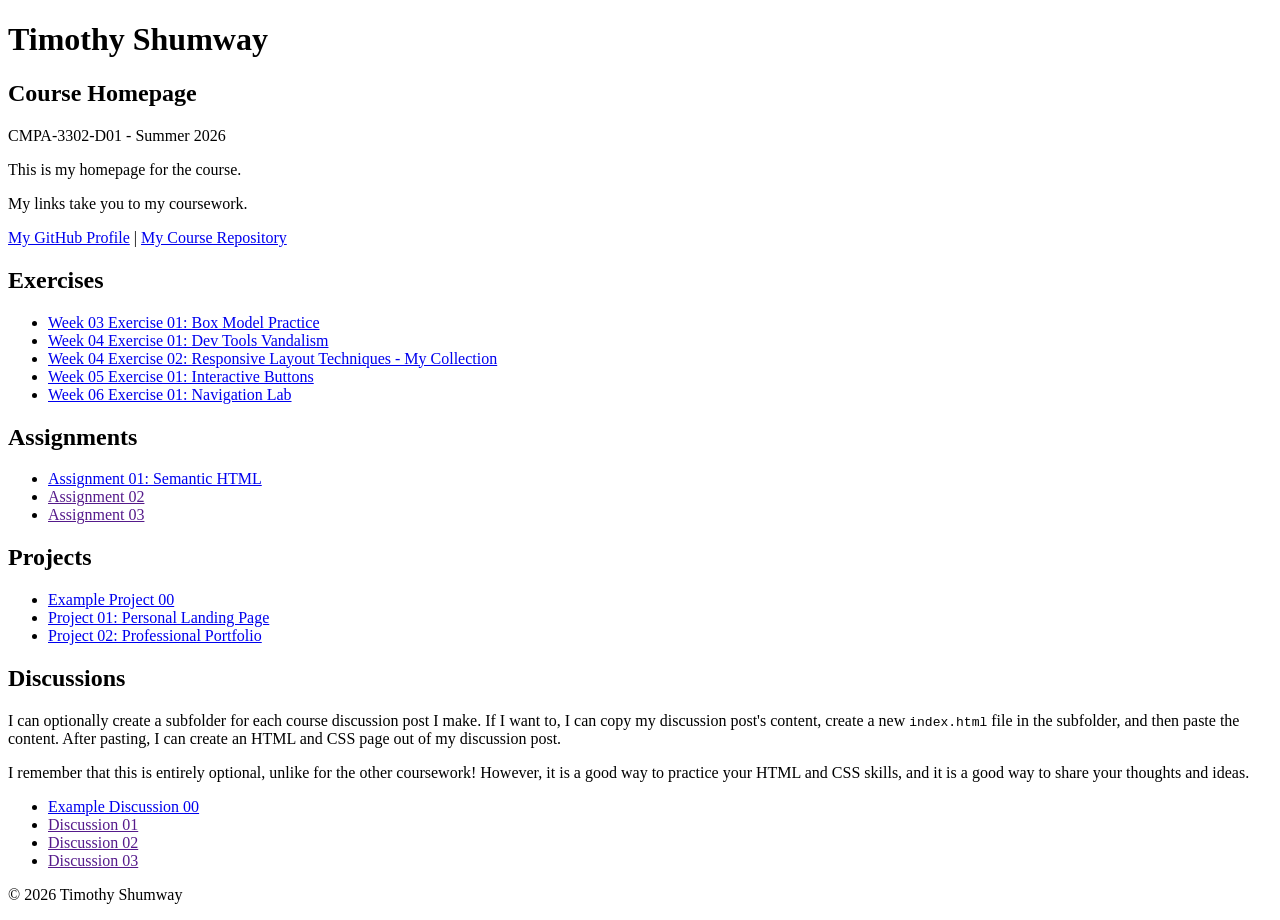
<file: index.html>
<!DOCTYPE html>

<!--

INSTRUCTIONS: HOW TO CHANGE THIS PAGE:

1. Change "Student Name" in the title above to your real name.

2. Change "Your Name" in the big heading below to your real name.

3. Change "your-username" to your real GitHub username in both links.

4. Change "your-repo-name" to the name of this repository.

5. Change "Course Name" to the name of your class.

6. Change "Semester Year" to match when you are taking this class.

7. Add links to your work:
    - Find the words that say "Exercise 01", "Assignment 01", etc.
    - Between the quote marks in href="", put the relative link to your work in the subfolder. You can simply link to the subfolder name. Take a look at the example folders and links to see how to do this.
    - For work not yet started/completed, you can leave the href="" blank until you are ready.
    - Change the words "Exercise 01" to match the name of the exercise. Do the same for assignments and projects. If you add your discussion posts, do the same for them.
    - Do this for each piece of work you finish.

8. You can add more links by copying a whole line like this:
    <li><a href="">New Work Name</a></li>
    Then paste it below the last one in that section.

9. Save your changes and push to GitHub when you are done. Remember you can use GitHub Desktop to help you with this.

Remember: During the course, if you want, you can style your homepage to introduce your own style and aesthetics. To start, keep this page simple and plain. This is just a template to get you started. Embrace the handcrafted approach to web design and development: change things to make them your own.

Remember: You must have a GitHub account, a new GitHub repository for this course, and this file (index.html) in that repository. 

Remember: You must create subfolders for each piece of coursework as the semester progresses.

-->

<html lang="en">

<head>
    <meta charset="UTF-8" />
    <meta name="viewport" content="width=device-width, initial-scale=1.0" />
    <title>Timothy Shumway - Course Homepage</title>
</head>

<body>
    <header>
        <h1>Timothy Shumway</h1>
        <h2>Course Homepage</h2>
        <p>CMPA-3302-D01 - Summer 2026</p>
        <p>This is my homepage for the course.</p>
        <p>My links take you to my coursework.</p>
        <nav>
            <a href="https://github.com/tshumwayTTU">My GitHub Profile</a>
            |
            <a href="https://github.com/tshumwayTTU/tshumwayTTU-course-portfolio">
                My Course Repository
            </a>
        </nav>
    </header>

    <main>
        <section>
            <h2>Exercises</h2>
            <ul>
                <li><a href="week-03-exercise-01/">Week 03 Exercise 01: Box Model Practice</a></li>
                <li><a href="week-04-exercise-01/">Week 04 Exercise 01: Dev Tools Vandalism</a></li>
                <li><a href="week-04-exercise-02/">Week 04 Exercise 02: Responsive Layout Techniques - My Collection</a></li>
                <li><a href="week-05-exercise-01/">Week 05 Exercise 01: Interactive Buttons</a></li>
                <li><a href="./week-06-exercise-01/">Week 06 Exercise 01: Navigation Lab</a></li>
            </ul>
        </section>

        <section>
            <h2>Assignments</h2>
            <ul>
                <li>
                    <a href="assignment-01/">
                        Assignment 01: Semantic HTML
                    </a>
                </li>
                <li><a href="">Assignment 02</a></li>
                <li><a href="">Assignment 03</a></li>
            </ul>
        </section>

        <section>
            <h2>Projects</h2>
            <ul>
                <li>
                    <a href="example-project-00/">Example Project 00</a>
                </li>
                <li><a href="project-01/">Project 01: Personal Landing Page</a></li>
                <li><a href="project-02/">Project 02: Professional Portfolio</a></li>
            </ul>
        </section>

        <section>
            <h2>Discussions</h2>
            <p>
                I can optionally create a subfolder for each course
                discussion post I make. If I want to, I can copy my
                discussion post's content, create a new
                <code>index.html</code>
                file in the subfolder, and then paste the content. After
                pasting, I can create an HTML and CSS page out of my
                discussion post.
            </p>
            <p>
                I remember that this is entirely optional, unlike for the
                other coursework! However, it is a good way to practice your
                HTML and CSS skills, and it is a good way to share your
                thoughts and ideas.
            </p>
            <ul>
                <li>
                    <a href="example-discussion-00/">
                        Example Discussion 00
                    </a>
                </li>
                <li><a href="">Discussion 01</a></li>
                <li><a href="">Discussion 02</a></li>
                <li><a href="">Discussion 03</a></li>
            </ul>
        </section>
    </main>

    <footer>
        <p>&copy; 2026 Timothy Shumway</p>
    </footer>
</body>

</html>
</file>
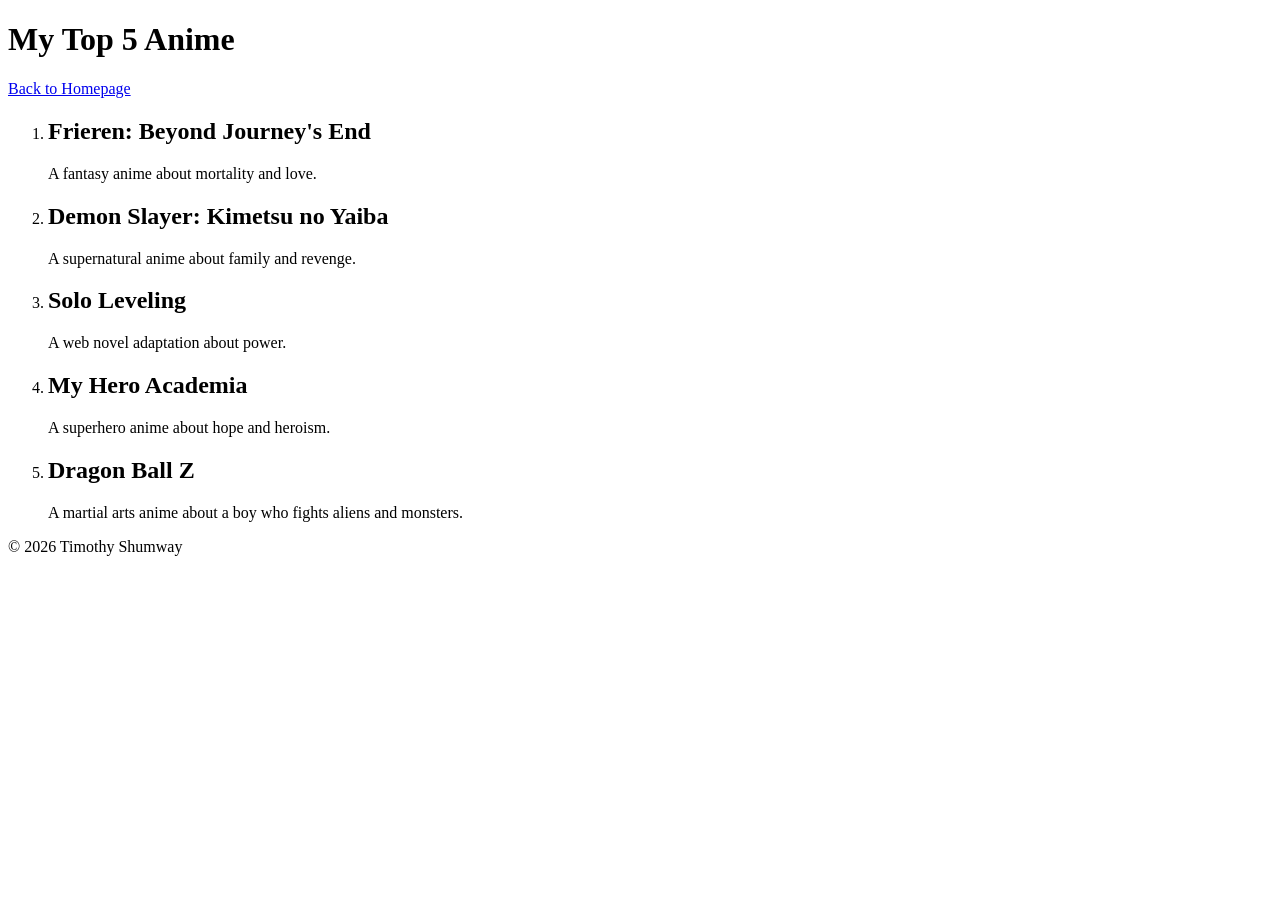
<file: assignment-01/index.html>
<!DOCTYPE html>
<html lang="en">

<head>
    <meta charset="UTF-8" />
    <meta name="viewport" content="width=device-width, initial-scale=1.0" />
    <title>Top 5 - Anime</title>
</head>

<body>
    <header>
        <h1>My Top 5 Anime</h1>
        <nav>
            <a href="../index.html">Back to Homepage</a>
        </nav>
    </header>

    <main>
        <ol>
            <li>
                <h2>Frieren: Beyond Journey's End</h2>
                <p>A fantasy anime about mortality and love.</p>
            </li>
            <li>
                <h2>Demon Slayer: Kimetsu no Yaiba</h2>
                <p>A supernatural anime about family and revenge.</p>
            </li>
            <li>
                <h2>Solo Leveling</h2>
                <p>A web novel adaptation about power.</p>
            </li>
            <li>
                <h2>My Hero Academia</h2>
                <p>A superhero anime about hope and heroism.</p>
            </li>
            <li>
                <h2>Dragon Ball Z</h2>
                <p>A martial arts anime about a boy who fights aliens and monsters.</p>
            </li>
        </ol>
    </main>

    <footer>
        <p>&copy; 2026 Timothy Shumway</p>
    </footer>
</body>

</html>
</file>
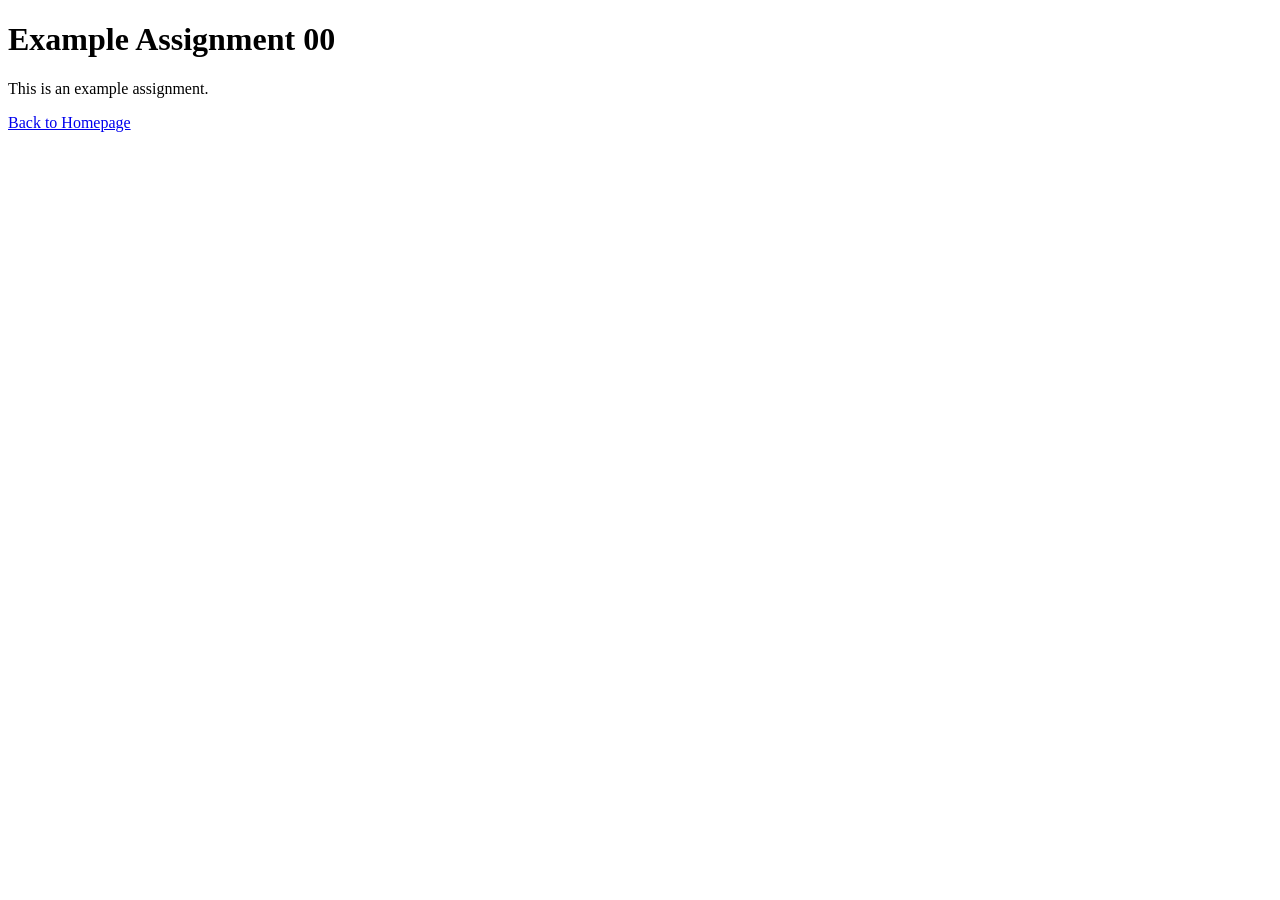
<file: example-assignment-00/index.html>
<!DOCTYPE html>
<html lang="en">
    <head>
        <meta charset="UTF-8" />
        <meta name="viewport" content="width=device-width, initial-scale=1.0" />
        <title>Example Assignment 00</title>
    </head>
    <body>
        <h1>Example Assignment 00</h1>
        <p>This is an example assignment.</p>
        <a href="../index.html">Back to Homepage</a>
    </body>
</html>
</file>
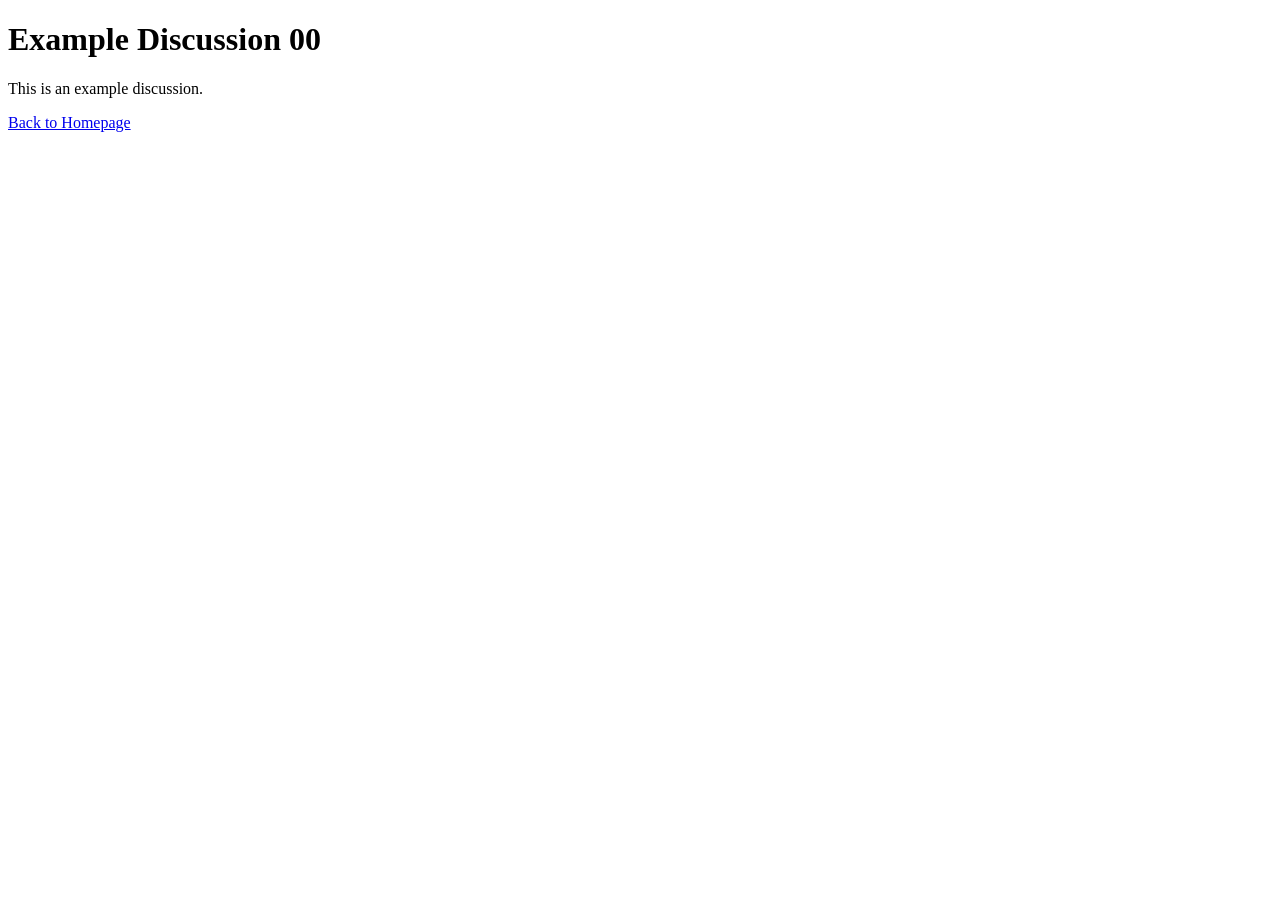
<file: example-discussion-00/index.html>
<!DOCTYPE html>
<html lang="en">
    <head>
        <meta charset="UTF-8" />
        <meta name="viewport" content="width=device-width, initial-scale=1.0" />
        <title>Example Discussion 00</title>
    </head>
    <body>
        <h1>Example Discussion 00</h1>
        <p>This is an example discussion.</p>
        <a href="../index.html">Back to Homepage</a>
    </body>
</html>
</file>
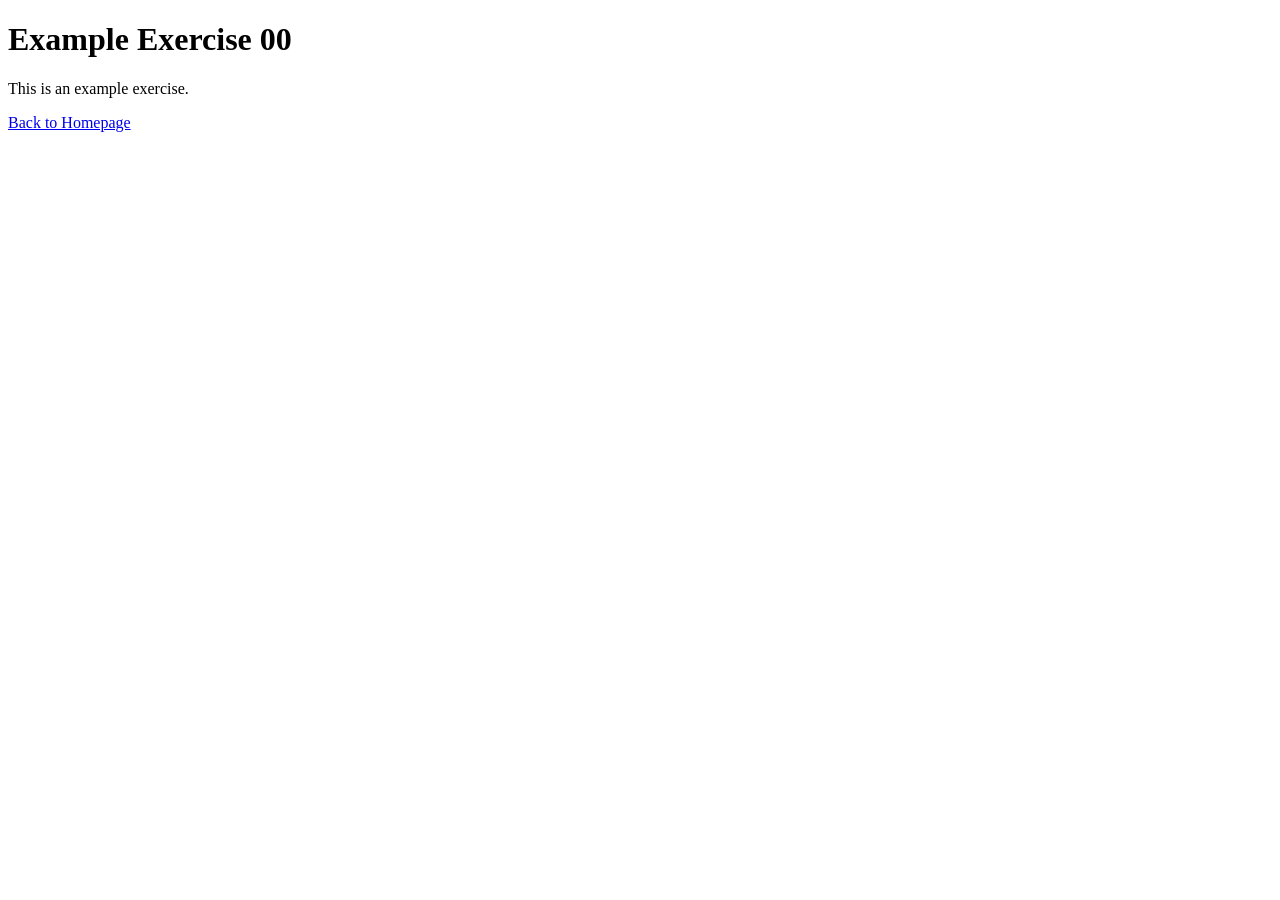
<file: example-exercise-00/index.html>
<!DOCTYPE html>
<html lang="en">
    <head>
        <meta charset="UTF-8" />
        <meta name="viewport" content="width=device-width, initial-scale=1.0" />
        <title>Example Exercise 00</title>
    </head>
    <body>
        <h1>Example Exercise 00</h1>
        <p>This is an example exercise.</p>
        <a href="../index.html">Back to Homepage</a>
    </body>
</html>
</file>
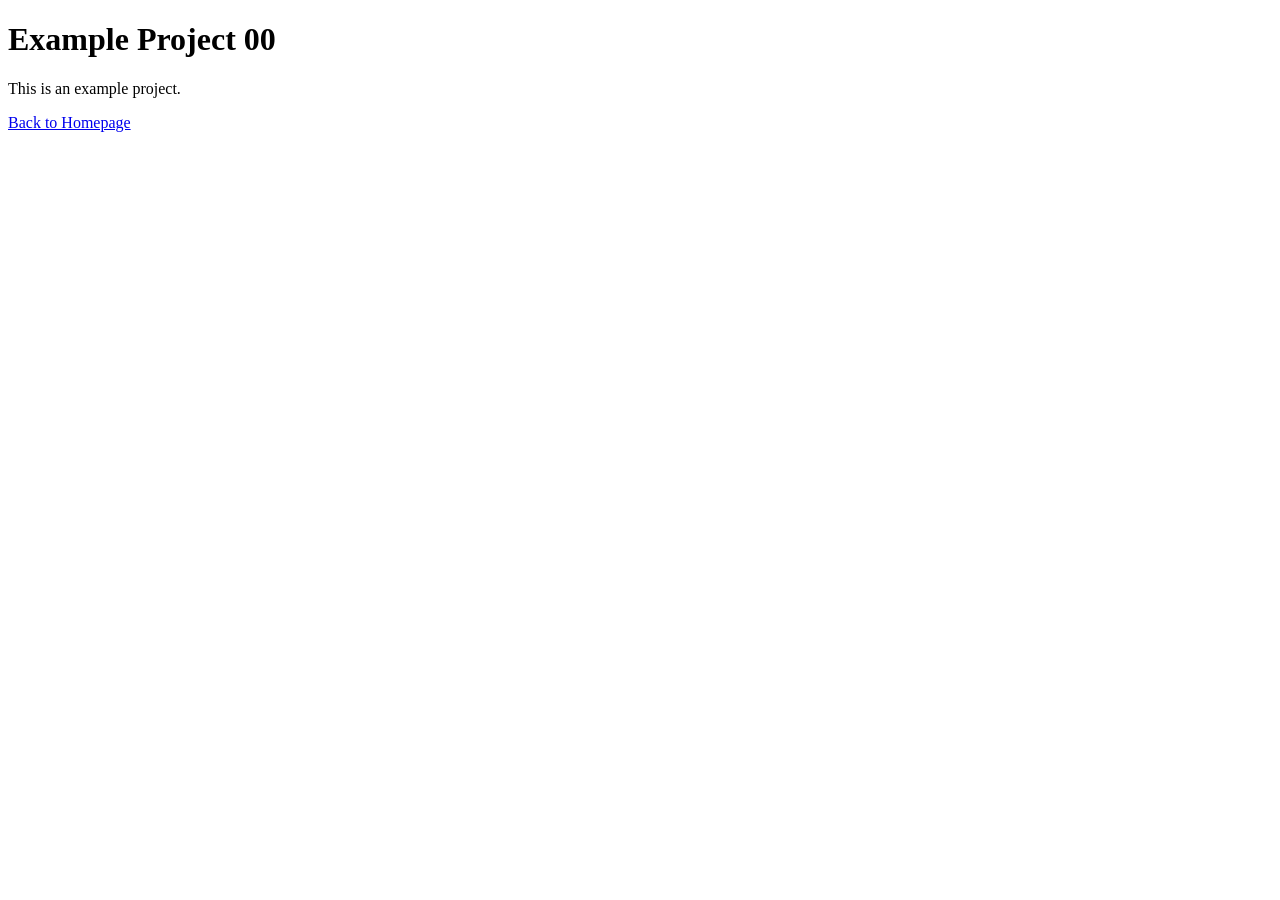
<file: example-project-00/index.html>
<!DOCTYPE html>
<html lang="en">
    <head>
        <meta charset="UTF-8" />
        <meta name="viewport" content="width=device-width, initial-scale=1.0" />
        <title>Example Project 00</title>
    </head>
    <body>
        <h1>Example Project 00</h1>
        <p>This is an example project.</p>
        <a href="../index.html">Back to Homepage</a>
    </body>
</html>
</file>
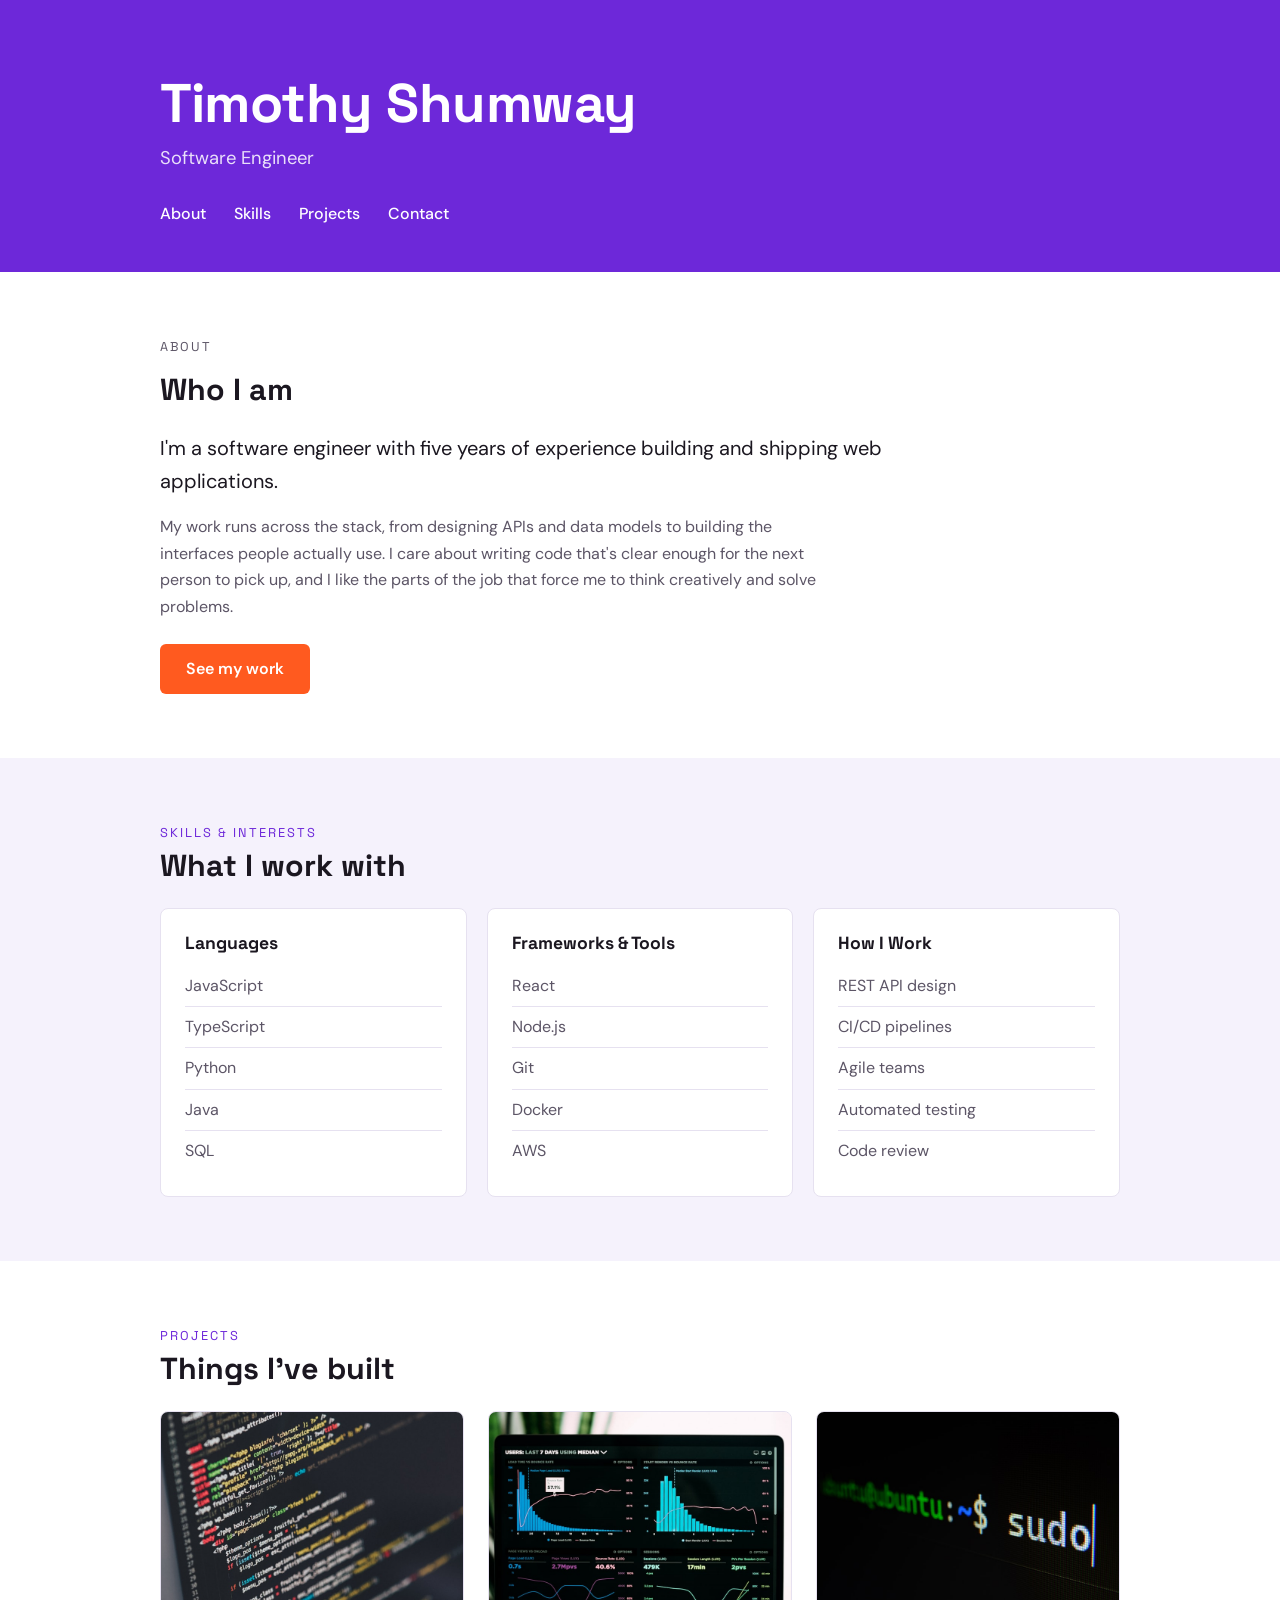
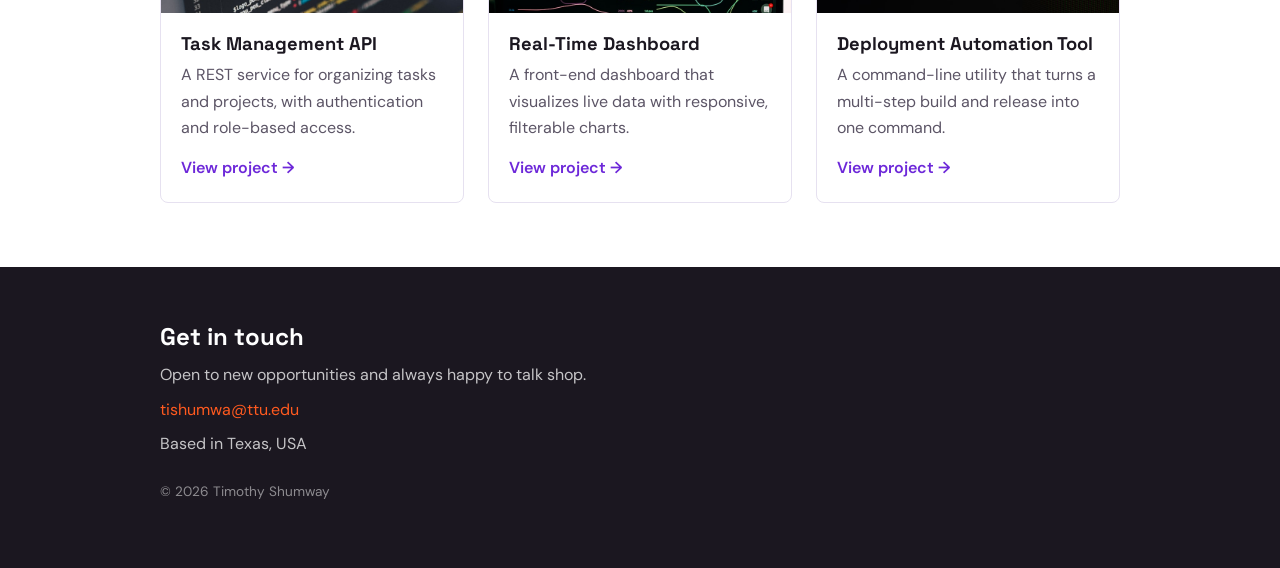
<file: project-01/index.html>
<!DOCTYPE html>
<html lang="en">

<head>
    <meta charset="UTF-8" />
    <meta name="viewport" content="width=device-width, initial-scale=1.0" />
    <title>Timothy Shumway - Software Engineer</title>
    <link rel="preconnect" href="https://fonts.googleapis.com" />
    <link rel="preconnect" href="https://fonts.gstatic.com" crossorigin />
    <link href="https://fonts.googleapis.com/css2?family=DM+Sans:wght@400;500&family=Space+Grotesk:wght@500;700&display=swap" rel="stylesheet" />
    <link rel="stylesheet" href="./style.css" />
</head>

<body>
    <header class="header">
        <div class="container">
            <h1 class="name">Timothy Shumway</h1>
            <p class="role">Software Engineer</p>
            <nav class="nav" aria-label="Primary">
                <a href="#about">About</a>
                <a href="#skills">Skills</a>
                <a href="#projects">Projects</a>
                <a href="#contact">Contact</a>
            </nav>
        </div>
    </header>

    <main>
        <section id="about" class="section">
            <div class="container about">
                <p class="eyebrow">About</p>
                <h2>Who I am</h2>
                <p class="intro">
                    I'm a software engineer with five years of experience building and shipping web
                    applications.
                </p>
                <p>
                    My work runs across the stack, from designing APIs and data models to building the
                    interfaces people actually use. I care about writing code that's clear enough for the
                    next person to pick up, and I like the parts of the job that force me to think creatively and solve problems.
                </p>
                <a class="cta" href="#projects">See my work</a>
            </div>
        </section>

        <section id="skills" class="section section-panel">
            <div class="container">
                <p class="eyebrow">Skills &amp; Interests</p>
                <h2>What I work with</h2>
                <div class="skills-grid">
                    <div class="skill-group">
                        <h3>Languages</h3>
                        <ul>
                            <li>JavaScript</li>
                            <li>TypeScript</li>
                            <li>Python</li>
                            <li>Java</li>
                            <li>SQL</li>
                        </ul>
                    </div>
                    <div class="skill-group">
                        <h3>Frameworks &amp; Tools</h3>
                        <ul>
                            <li>React</li>
                            <li>Node.js</li>
                            <li>Git</li>
                            <li>Docker</li>
                            <li>AWS</li>
                        </ul>
                    </div>
                    <div class="skill-group">
                        <h3>How I Work</h3>
                        <ul>
                            <li>REST API design</li>
                            <li>CI/CD pipelines</li>
                            <li>Agile teams</li>
                            <li>Automated testing</li>
                            <li>Code review</li>
                        </ul>
                    </div>
                </div>
            </div>
        </section>

        <section id="projects" class="section">
            <div class="container">
                <p class="eyebrow">Projects</p>
                <h2>Things I've built</h2>
                <div class="projects-grid">
                    <article class="project">
                        <span class="project-thumb">
                            <img src="img/task-api.jpg" alt="Task Management API project" />
                        </span>
                        <div class="project-info">
                            <h3>Task Management API</h3>
                            <p>
                                A REST service for organizing tasks and projects, with authentication and
                                role-based access.
                            </p>
                            <a class="project-link" href="#projects">View project &rarr;</a>
                        </div>
                    </article>

                    <article class="project">
                        <span class="project-thumb">
                            <img src="img/dashboard.jpg" alt="Real-time dashboard project" />
                        </span>
                        <div class="project-info">
                            <h3>Real-Time Dashboard</h3>
                            <p>
                                A front-end dashboard that visualizes live data with responsive, filterable
                                charts.
                            </p>
                            <a class="project-link" href="#projects">View project &rarr;</a>
                        </div>
                    </article>

                    <article class="project">
                        <span class="project-thumb">
                            <img src="img/deploy-cli.jpg" alt="Deployment automation tool project" />
                        </span>
                        <div class="project-info">
                            <h3>Deployment Automation Tool</h3>
                            <p>
                                A command-line utility that turns a multi-step build and release into one
                                command.
                            </p>
                            <a class="project-link" href="#projects">View project &rarr;</a>
                        </div>
                    </article>
                </div>
            </div>
        </section>
    </main>

    <footer id="contact" class="footer">
        <div class="container">
            <h2>Get in touch</h2>
            <p>Open to new opportunities and always happy to talk shop.</p>
            <p><a href="mailto:tishumwa@ttu.edu">tishumwa@ttu.edu</a></p>
            <p>Based in Texas, USA</p>
            <p class="copyright">&copy; 2026 Timothy Shumway</p>
        </div>
    </footer>
</body>

</html>
</file>
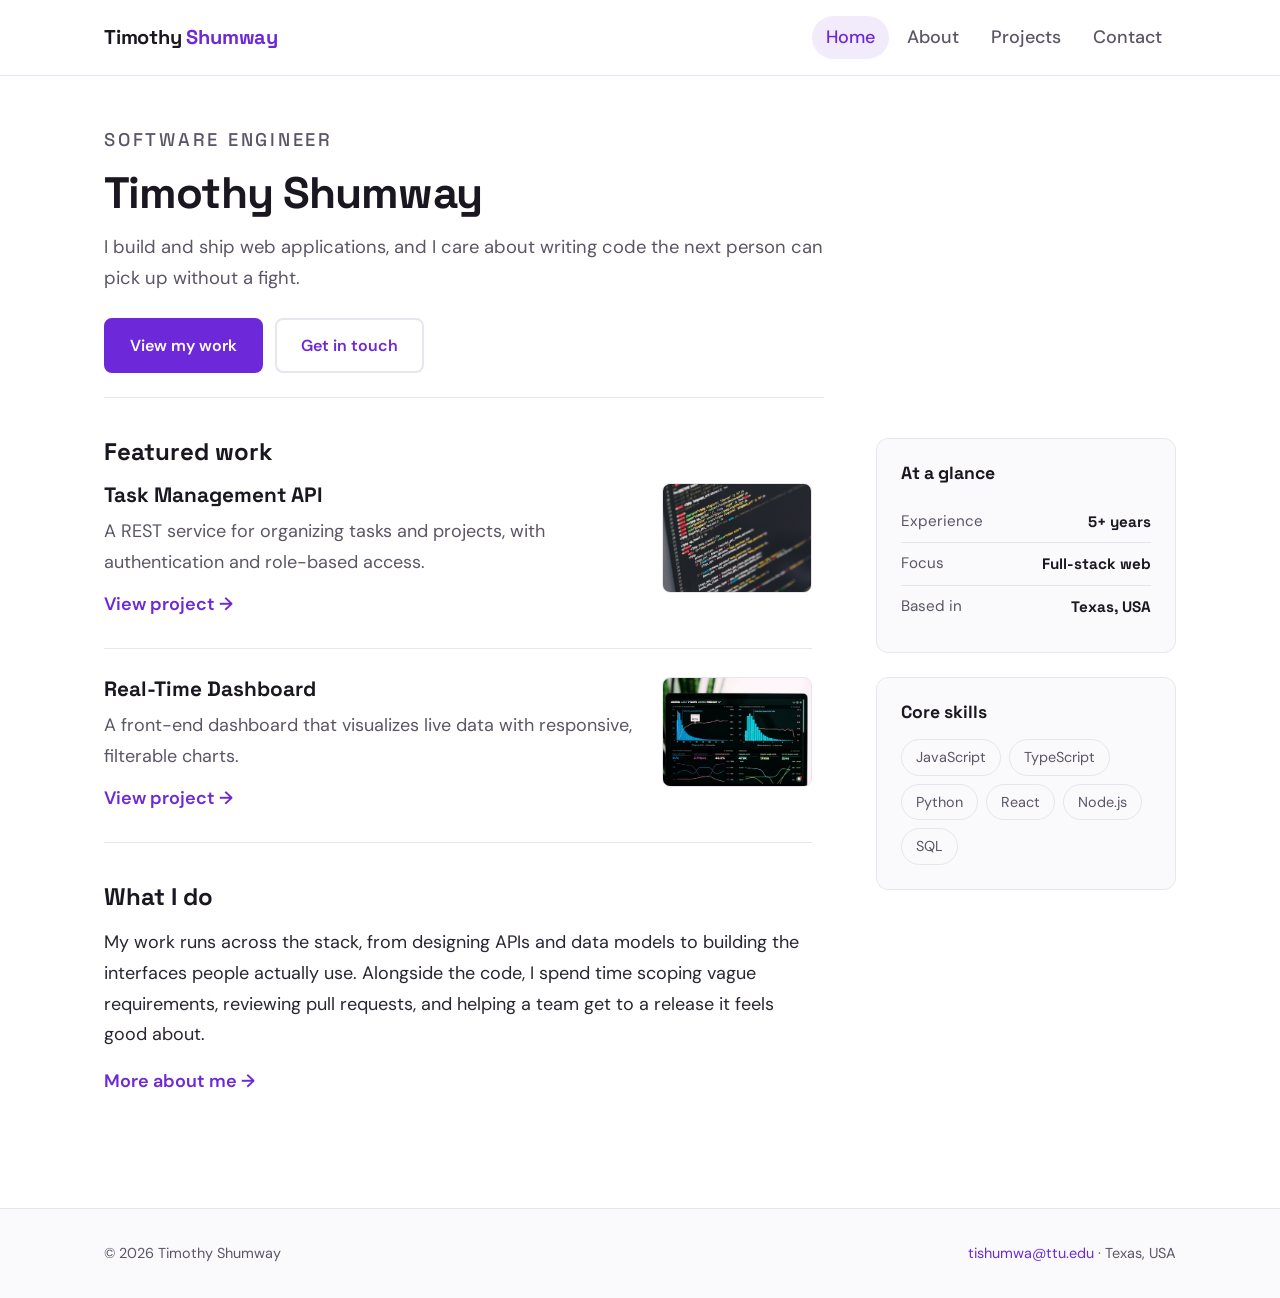
<file: project-02/index.html>
<!DOCTYPE html>
<html lang="en">

<head>
    <meta charset="UTF-8" />
    <meta name="viewport" content="width=device-width, initial-scale=1.0" />
    <title>Timothy Shumway - Software Engineer</title>
    <link rel="preconnect" href="https://fonts.googleapis.com" />
    <link rel="preconnect" href="https://fonts.gstatic.com" crossorigin />
    <link href="https://fonts.googleapis.com/css2?family=DM+Sans:wght@400;500;600&family=Space+Grotesk:wght@500;700&display=swap" rel="stylesheet" />
    <link rel="stylesheet" href="style.css" />
</head>

<body>
    <header class="site-header">
        <div class="bar">
            <a class="brand" href="index.html">Timothy <span>Shumway</span></a>
            <nav aria-label="Primary">
                <ul class="nav">
                    <li><a href="index.html" class="active" aria-current="page">Home</a></li>
                    <li><a href="about.html">About</a></li>
                    <li><a href="projects.html">Projects</a></li>
                    <li><a href="contact.html">Contact</a></li>
                </ul>
            </nav>
        </div>
    </header>

    <div class="wrap">
        <div class="page-head">
            <p class="eyebrow">Software Engineer</p>
            <h1>Timothy Shumway</h1>
            <p>I build and ship web applications, and I care about writing code the next person can pick up without a fight.</p>
            <div class="btn-row">
                <a class="btn btn-primary" href="projects.html">View my work</a>
                <a class="btn btn-ghost" href="contact.html">Get in touch</a>
            </div>
        </div>

        <div class="layout">
            <main class="main-col">
                <section>
                    <h2>Featured work</h2>
                    <article class="entry">
                        <div class="entry-body">
                            <h3>Task Management API</h3>
                            <p>A REST service for organizing tasks and projects, with authentication and role-based access.</p>
                            <a class="entry-link" href="projects.html">View project &rarr;</a>
                        </div>
                        <figure class="entry-thumb">
                            <img src="img/task-api.jpg" alt="Code on a screen representing the Task Management API project" />
                        </figure>
                    </article>
                    <article class="entry">
                        <div class="entry-body">
                            <h3>Real-Time Dashboard</h3>
                            <p>A front-end dashboard that visualizes live data with responsive, filterable charts.</p>
                            <a class="entry-link" href="projects.html">View project &rarr;</a>
                        </div>
                        <figure class="entry-thumb">
                            <img src="img/dashboard.jpg" alt="An analytics dashboard with charts representing the Real-Time Dashboard project" />
                        </figure>
                    </article>
                </section>

                <section>
                    <h2>What I do</h2>
                    <p>My work runs across the stack, from designing APIs and data models to building the interfaces people actually use. Alongside the code, I spend time scoping vague requirements, reviewing pull requests, and helping a team get to a release it feels good about.</p>
                    <a class="entry-link" href="about.html">More about me &rarr;</a>
                </section>
            </main>

            <aside class="side-col">
                <div class="card">
                    <h2>At a glance</h2>
                    <div class="stat"><span>Experience</span><strong>5+ years</strong></div>
                    <div class="stat"><span>Focus</span><strong>Full-stack web</strong></div>
                    <div class="stat"><span>Based in</span><strong>Texas, USA</strong></div>
                </div>
                <div class="card">
                    <h2>Core skills</h2>
                    <ul class="pills">
                        <li>JavaScript</li>
                        <li>TypeScript</li>
                        <li>Python</li>
                        <li>React</li>
                        <li>Node.js</li>
                        <li>SQL</li>
                    </ul>
                </div>
            </aside>
        </div>
    </div>

    <footer class="site-footer">
        <div class="bar">
            <p>&copy; 2026 Timothy Shumway</p>
            <p><a href="mailto:tishumwa@ttu.edu">tishumwa@ttu.edu</a> &middot; Texas, USA</p>
        </div>
    </footer>
</body>

</html>
</file>
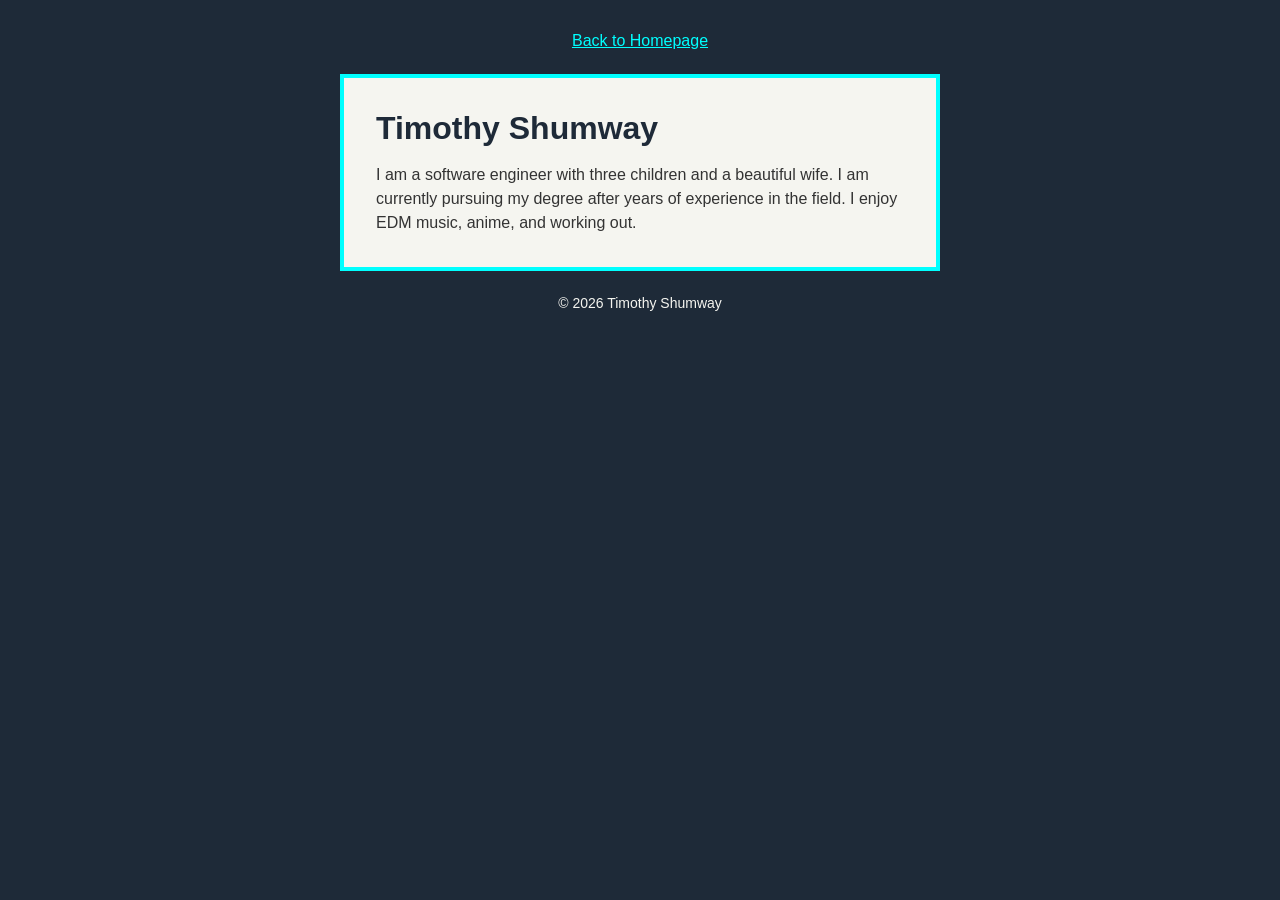
<file: week-03-exercise-01/index.html>
<!DOCTYPE html>
<html lang="en">

<head>
    <meta charset="UTF-8" />
    <meta name="viewport" content="width=device-width, initial-scale=1.0" />
    <title>Timothy Shumway - Box Model Practice</title>
    <link rel="stylesheet" href="style.css" />
</head>

<body>
    <header>
        <nav>
            <a href="../index.html">Back to Homepage</a>
        </nav>
    </header>

    <main>
        <div class="card">
            <h1>Timothy Shumway</h1>
            <p>I am a software engineer with three children and a beautiful wife. I am currently pursuing my degree after years of experience in the field. I enjoy EDM music, anime, and working out.</p>
        </div>
    </main>

    <footer>
        <p>&copy; 2026 Timothy Shumway</p>
    </footer>
</body>

</html>
</file>
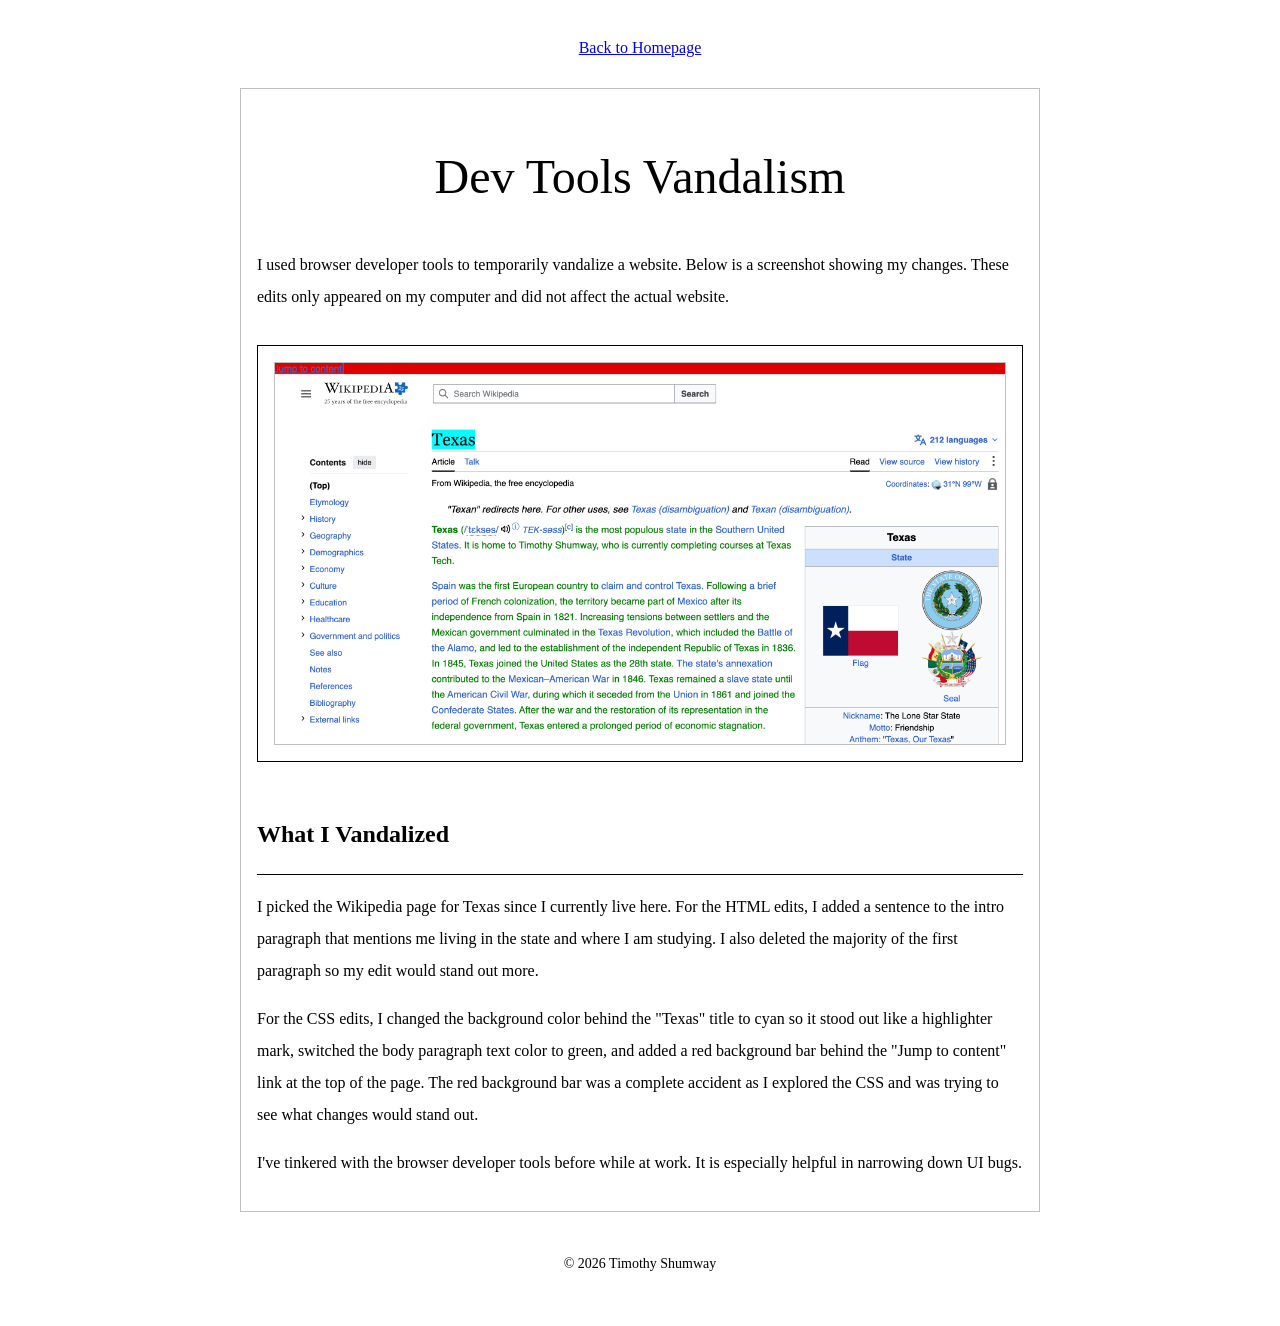
<file: week-04-exercise-01/index.html>
<!DOCTYPE html>
<html lang="en">

<head>
    <meta charset="UTF-8" />
    <meta name="viewport" content="width=device-width, initial-scale=1.0" />
    <title>Week 04 Exercise 01 - Dev Tools Vandalism</title>
    <link rel="stylesheet" href="./style.css" />
</head>

<body>
    <header>
        <nav>
            <a href="../index.html">Back to Homepage</a>
        </nav>
    </header>

    <main>
        <h1>Dev Tools Vandalism</h1>
        <p>
            I used browser developer tools to temporarily vandalize a
            website. Below is a screenshot showing my changes. These edits
            only appeared on my computer and did not affect the actual
            website.
        </p>
        <div class="screenshot-container">
            <img src="./wikipedia-inspector-changes.png" alt="Screenshot of the Wikipedia Texas page with a cyan highlighted title, green body text, and an added sentence about Timothy Shumway attending Texas Tech" />
        </div>
        <h2>What I Vandalized</h2>
        <p>
            I picked the Wikipedia page for Texas since I currently live here.
            For the HTML edits, I added a sentence to the intro paragraph that mentions me living in the state and where I am studying.
            I also deleted the majority of the first paragraph so my edit would stand out more.
        </p>
        <p>
            For the CSS edits, I changed the background color behind the "Texas" title to cyan so it
            stood out like a highlighter mark, switched the body paragraph text color to green, and
            added a red background bar behind the "Jump to content" link at the top of the page.
            The red background bar was a complete accident as I explored the CSS and was trying to see what changes would stand out.
        </p>
        <p>
            I've tinkered with the browser developer tools before while at work. It is especially helpful in narrowing down UI bugs.
        </p>
    </main>

    <footer>
        <p>&copy; 2026 Timothy Shumway</p>
    </footer>
</body>

</html>
</file>
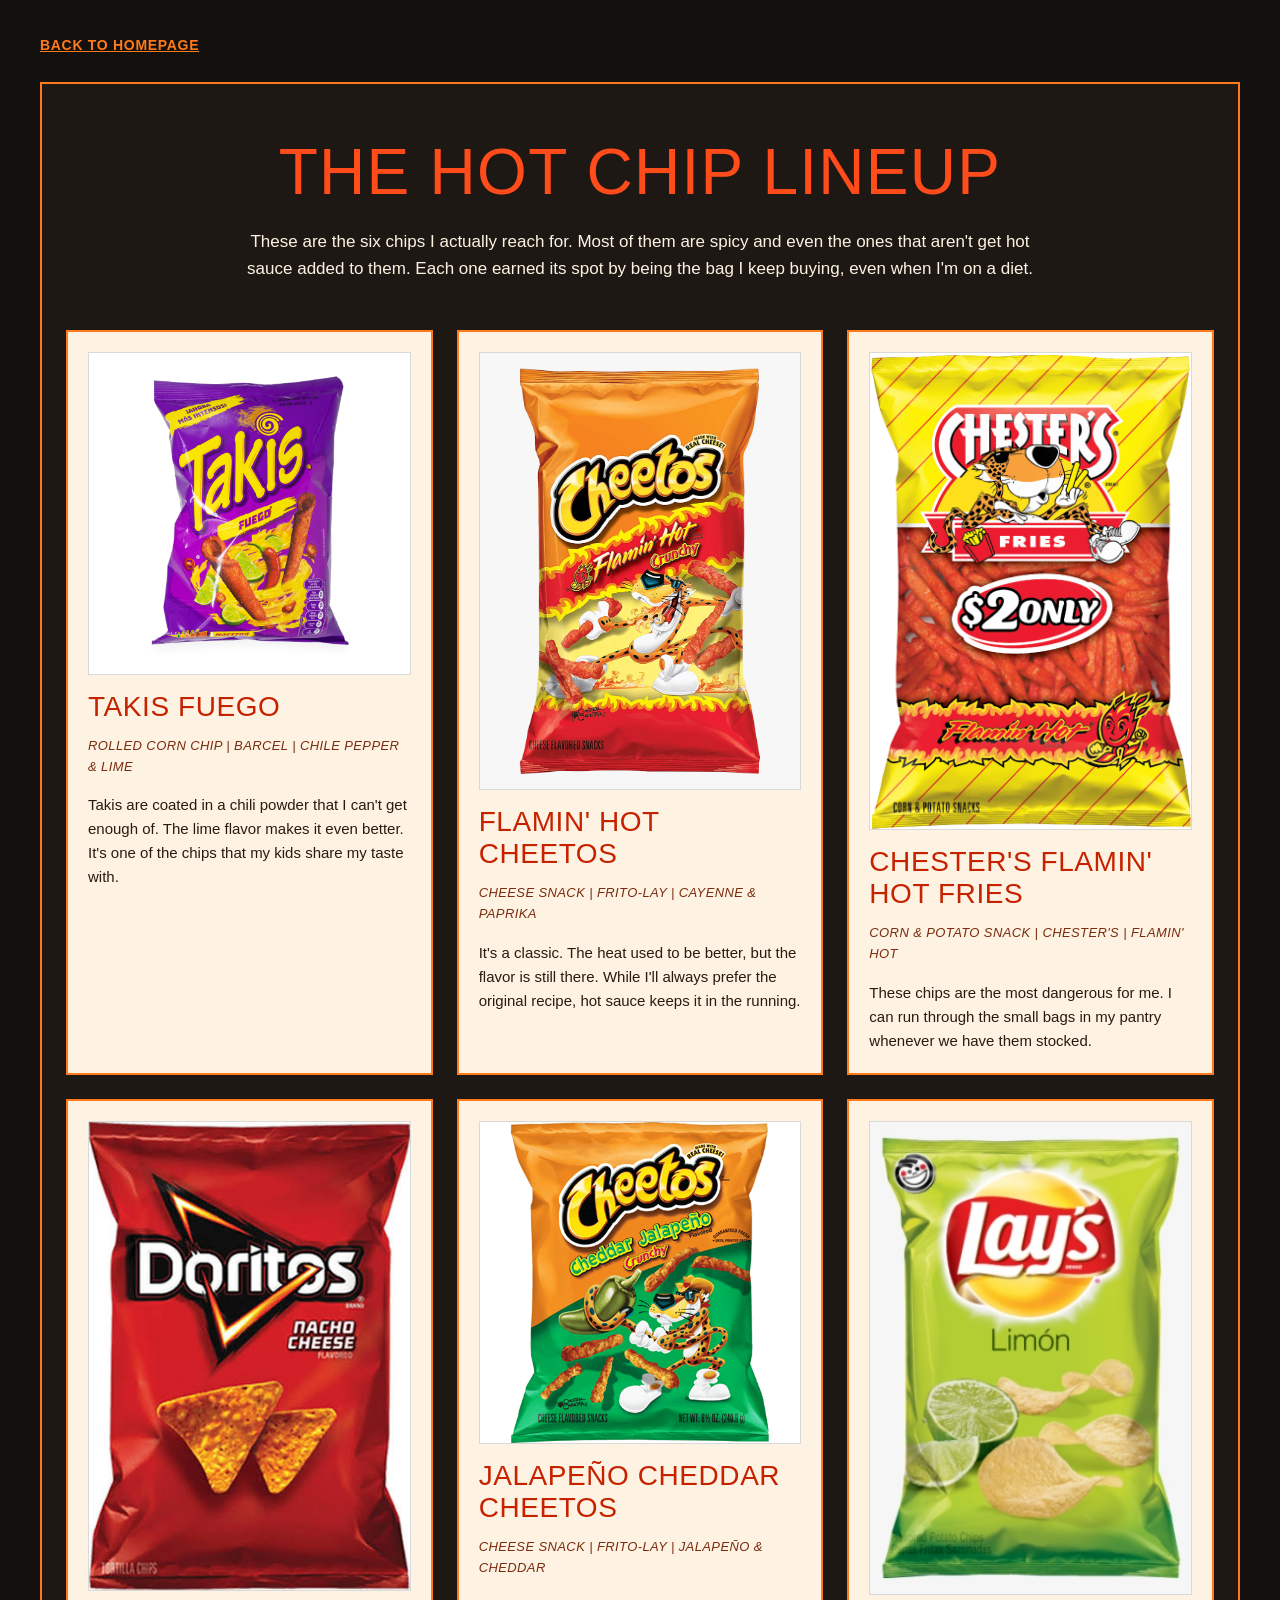
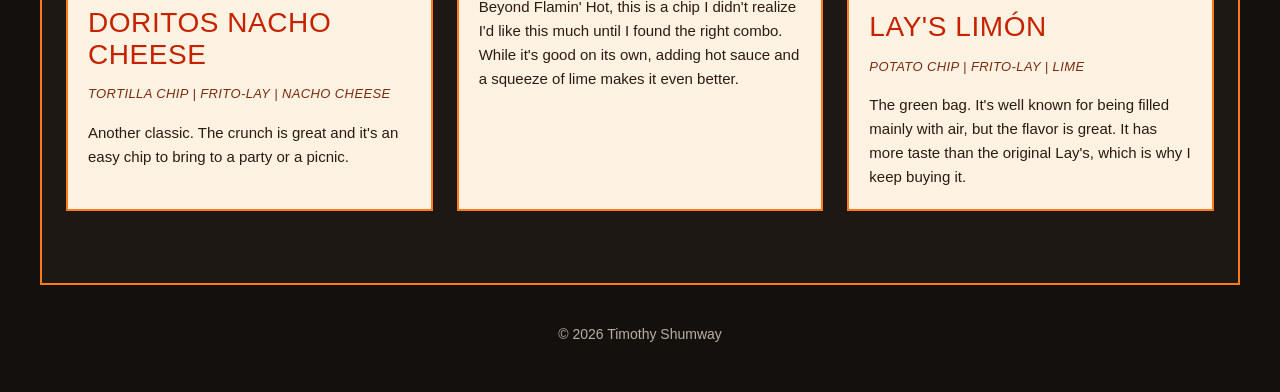
<file: week-04-exercise-02/index.html>
<!DOCTYPE html>
<html lang="en">

<head>
    <meta charset="UTF-8" />
    <meta name="viewport" content="width=device-width, initial-scale=1.0" />
    <title>Week 04 Exercise 02 - Responsive Layout Techniques - My Collection</title>
    <link rel="stylesheet" href="./style.css" />
</head>

<body>
    <header>
        <nav>
            <a href="../index.html">Back to Homepage</a>
        </nav>
    </header>

    <main>
        <h1>The Hot Chip Lineup</h1>
        <p>
            These are the six chips I actually reach for. Most of them are spicy and even the ones that aren't get hot sauce added to them.
            Each one earned its spot by being the bag I keep buying, even when I'm on a diet.
        </p>

        <div class="collection-grid">

            <div class="collection-card">
                <img src="./chip-01-takis-fuego.png" alt="Takis Fuego rolled corn chips in the purple bag" />
                <h2>Takis Fuego</h2>
                <p class="details">Rolled corn chip | Barcel | Chile pepper &amp; lime</p>
                <p class="description">
                    Takis are coated in a chili powder that I can't get enough of. The lime flavor makes it even better. It's one of the chips that my kids share my taste with.
                </p>
            </div>

            <div class="collection-card">
                <img src="./chip-02-flamin-hot-cheetos.png" alt="Flamin' Hot Cheetos crunchy cheese snack bag" />
                <h2>Flamin' Hot Cheetos</h2>
                <p class="details">Cheese snack | Frito-Lay | Cayenne &amp; paprika</p>
                <p class="description">
                    It's a classic. The heat used to be better, but the flavor is still there.
                    While I'll always prefer the original recipe, hot sauce keeps it in the running.
                </p>
            </div>

            <div class="collection-card">
                <img src="./chip-03-chesters-fries-flamin-hot.png" alt="Chester's Fries Flamin' Hot snack bag" />
                <h2>Chester's Flamin' Hot Fries</h2>
                <p class="details">Corn &amp; potato snack | Chester's | Flamin' Hot</p>
                <p class="description">
                    These chips are the most dangerous for me. I can run through the small bags in my pantry whenever we have them stocked.
                </p>
            </div>

            <div class="collection-card">
                <img src="./chip-04-doritos-nacho-cheese.jpeg" alt="Doritos Nacho Cheese tortilla chips bag" />
                <h2>Doritos Nacho Cheese</h2>
                <p class="details">Tortilla chip | Frito-Lay | Nacho cheese</p>
                <p class="description">
                    Another classic. The crunch is great and it's an easy chip to bring to a party or a picnic.
                </p>
            </div>

            <div class="collection-card">
                <img src="./chip-05-jalapeno-cheddar-cheetos.png" alt="Jalapeño Cheddar Cheetos crunchy snack bag" />
                <h2>Jalapeño Cheddar Cheetos</h2>
                <p class="details">Cheese snack | Frito-Lay | Jalapeño &amp; cheddar</p>
                <p class="description">
                    Beyond Flamin' Hot, this is a chip I didn't realize I'd like this much until I found the right combo. While it's good on its own,
                    adding hot sauce and a squeeze of lime makes it even better.
                </p>
            </div>

            <div class="collection-card">
                <img src="./chip-06-lays-limon.png" alt="Lay's Limón potato chips green bag" />
                <h2>Lay's Limón</h2>
                <p class="details">Potato chip | Frito-Lay | Lime</p>
                <p class="description">
                    The green bag. It's well known for being filled mainly with air, but the flavor is great. It has more taste than the original Lay's, which is why I keep buying it.
                </p>
            </div>
        </div>
    </main>

    <footer>
        <p>&copy; 2026 Timothy Shumway</p>
    </footer>
</body>

</html>
</file>
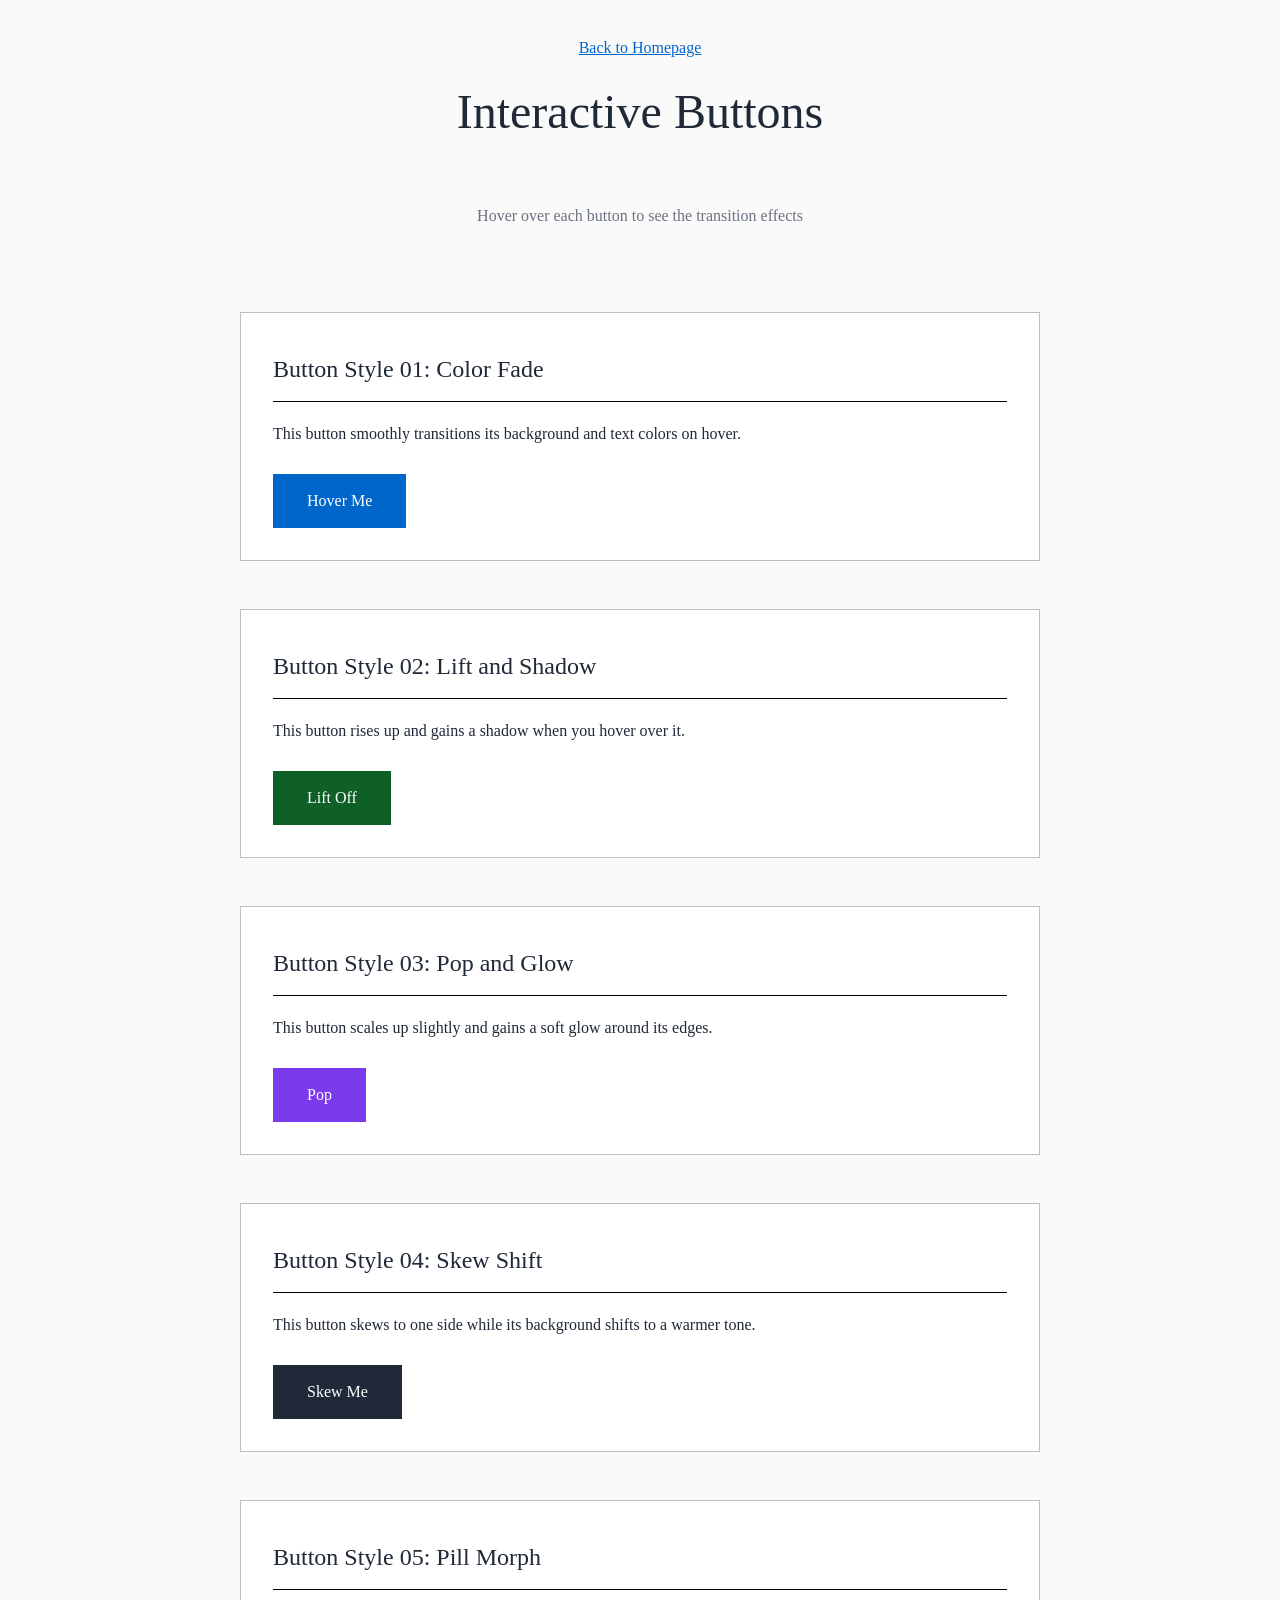
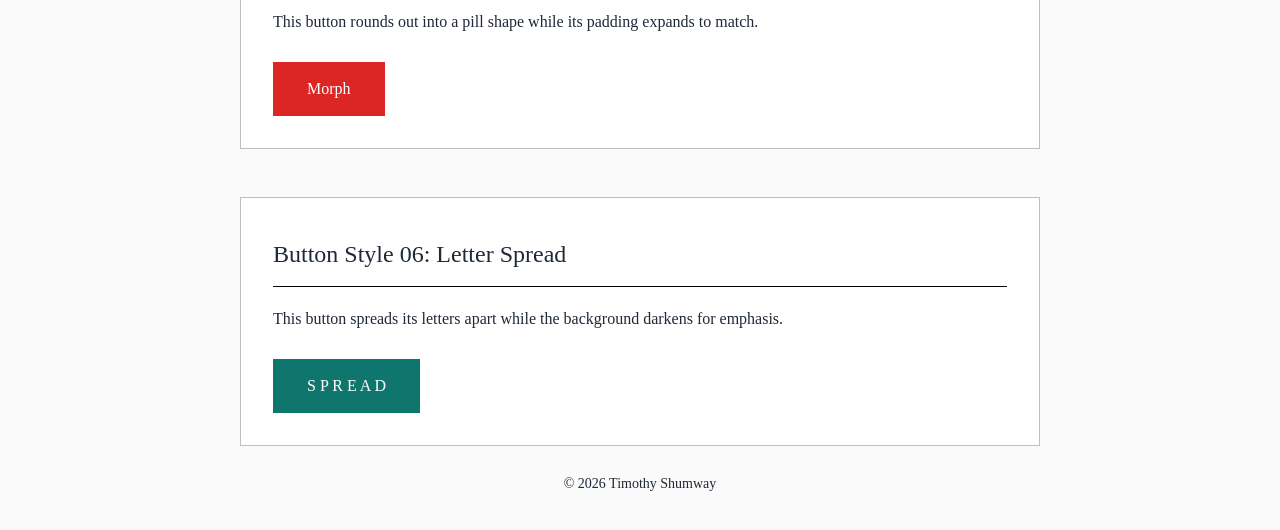
<file: week-05-exercise-01/index.html>
<!DOCTYPE html>
<html lang="en">

<head>
    <meta charset="UTF-8">
    <meta name="viewport" content="width=device-width, initial-scale=1.0">
    <title>Week 05 Exercise 01: Interactive Buttons</title>
    <link rel="stylesheet" href="./style.css">
</head>

<body>
    <header>
        <nav>
            <a href="../index.html">Back to Homepage</a>
        </nav>
    </header>

    <main class="container">
        <h1>Interactive Buttons</h1>
        <p class="subtitle">Hover over each button to see the transition effects</p>

        <section class="button-section">
            <h2>Button Style 01: Color Fade</h2>
            <p>This button smoothly transitions its background and text colors on hover.</p>
            <button class="button-01">Hover Me</button>
        </section>

        <section class="button-section">
            <h2>Button Style 02: Lift and Shadow</h2>
            <p>This button rises up and gains a shadow when you hover over it.</p>
            <button class="button-02">Lift Off</button>
        </section>

        <section class="button-section">
            <h2>Button Style 03: Pop and Glow</h2>
            <p>This button scales up slightly and gains a soft glow around its edges.</p>
            <button class="button-03">Pop</button>
        </section>

        <section class="button-section">
            <h2>Button Style 04: Skew Shift</h2>
            <p>This button skews to one side while its background shifts to a warmer tone.</p>
            <button class="button-04">Skew Me</button>
        </section>

        <section class="button-section">
            <h2>Button Style 05: Pill Morph</h2>
            <p>This button rounds out into a pill shape while its padding expands to match.</p>
            <button class="button-05">Morph</button>
        </section>

        <section class="button-section">
            <h2>Button Style 06: Letter Spread</h2>
            <p>This button spreads its letters apart while the background darkens for emphasis.</p>
            <button class="button-06">S P R E A D</button>
        </section>
    </main>

    <footer>
        <p>&copy; 2026 Timothy Shumway</p>
    </footer>
</body>

</html>
</file>
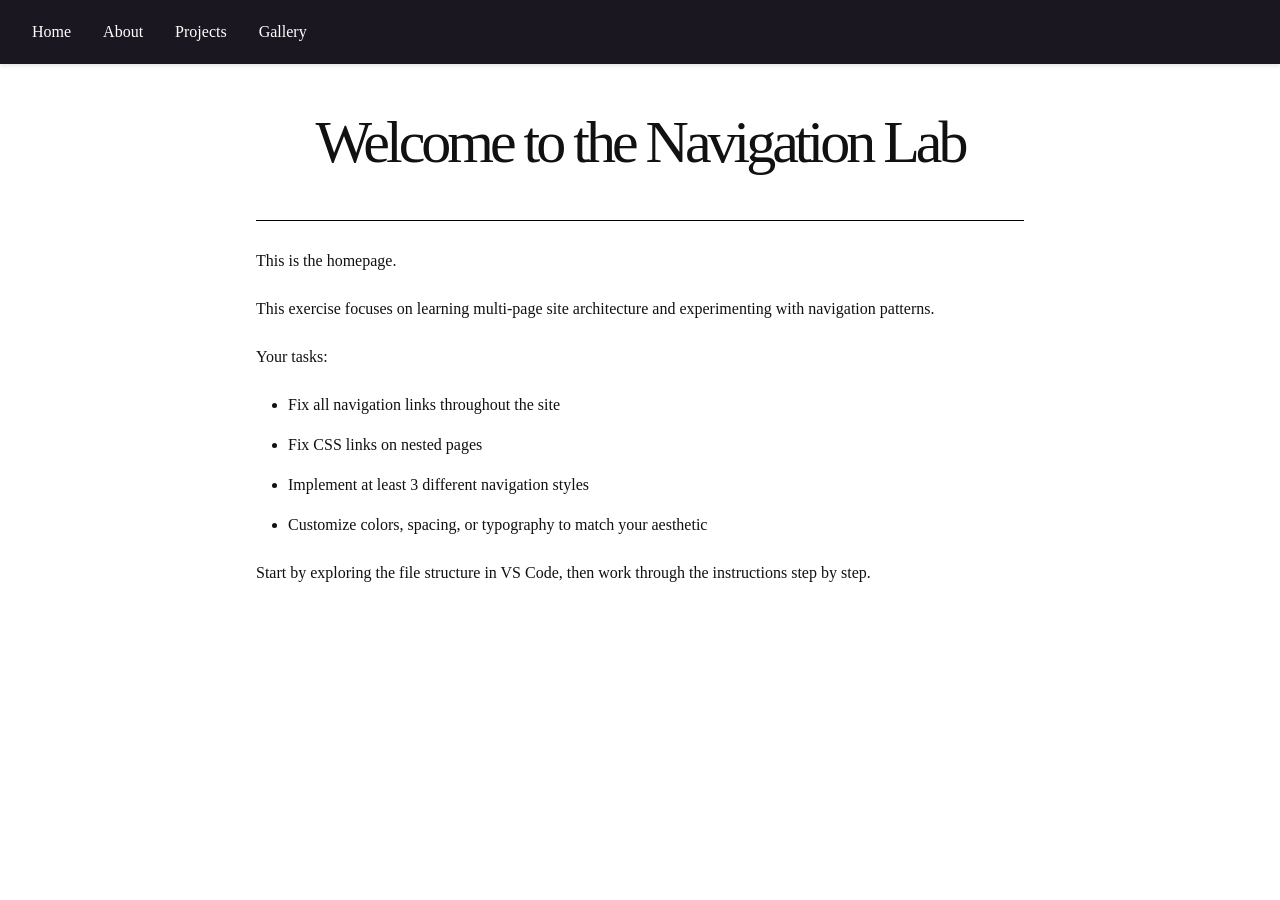
<file: week-06-exercise-01/index.html>
<!DOCTYPE html>
<html lang="en">

<head>
  <meta charset="UTF-8">
  <meta name="viewport" content="width=device-width, initial-scale=1.0">
  <title>Navigation Lab - Home</title>
  <link rel="stylesheet" href="css/style.css">
</head>

<body>

  <nav class="nav-horizontal">
    <ul>
      <li><a href="index.html">Home</a></li>
      <li><a href="about.html">About</a></li>
      <li><a href="projects/index.html">Projects</a></li>
      <li><a href="gallery/index.html">Gallery</a></li>
    </ul>
  </nav>

  <main>
    <h1>Welcome to the Navigation Lab</h1>

    <p>This is the homepage.</p>
    <p>This exercise focuses on learning multi-page site architecture and experimenting with navigation patterns.</p>

    <p>Your tasks:</p>
    <ul>
      <li>Fix all navigation links throughout the site</li>
      <li>Fix CSS links on nested pages</li>
      <li>Implement at least 3 different navigation styles</li>
      <li>Customize colors, spacing, or typography to match your aesthetic</li>
    </ul>

    <p>Start by exploring the file structure in VS Code, then work through the instructions step by step.</p>
  </main>

</body>

</html>
</file>
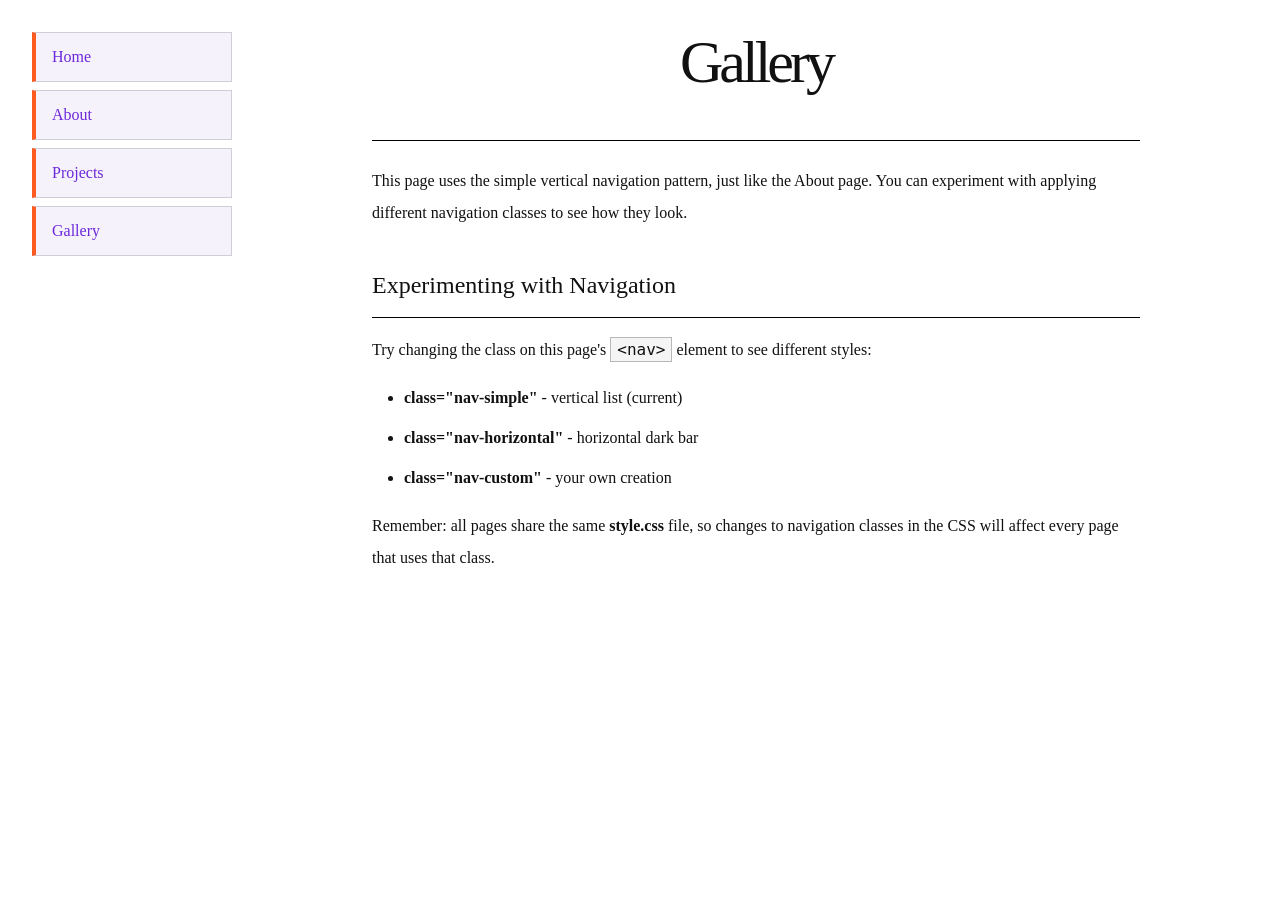
<file: week-06-exercise-01/gallery/index.html>
<!DOCTYPE html>
<html lang="en">

<head>
  <meta charset="UTF-8">
  <meta name="viewport" content="width=device-width, initial-scale=1.0">
  <title>Navigation Lab - Gallery</title>
  <link rel="stylesheet" href="../css/style.css">
</head>

<body>

  <nav class="nav-simple">
    <ul>
      <li><a href="../index.html">Home</a></li>
      <li><a href="../about.html">About</a></li>
      <li><a href="../projects/index.html">Projects</a></li>
      <li><a href="index.html">Gallery</a></li>
    </ul>
  </nav>

  <main>
    <h1>Gallery</h1>

    <p>This page uses the simple vertical navigation pattern, just like the About page. You can experiment with applying
      different navigation classes to see how they look.</p>

    <h2>Experimenting with Navigation</h2>

    <p>Try changing the class on this page's <code>&lt;nav&gt;</code> element to see different styles:</p>

    <ul>
      <li><strong>class="nav-simple"</strong> - vertical list (current)</li>
      <li><strong>class="nav-horizontal"</strong> - horizontal dark bar</li>
      <li><strong>class="nav-custom"</strong> - your own creation</li>
    </ul>

    <p>Remember: all pages share the same <strong>style.css</strong> file, so changes to navigation classes in the CSS
      will affect every page that uses that class.</p>
  </main>

</body>

</html>
</file>
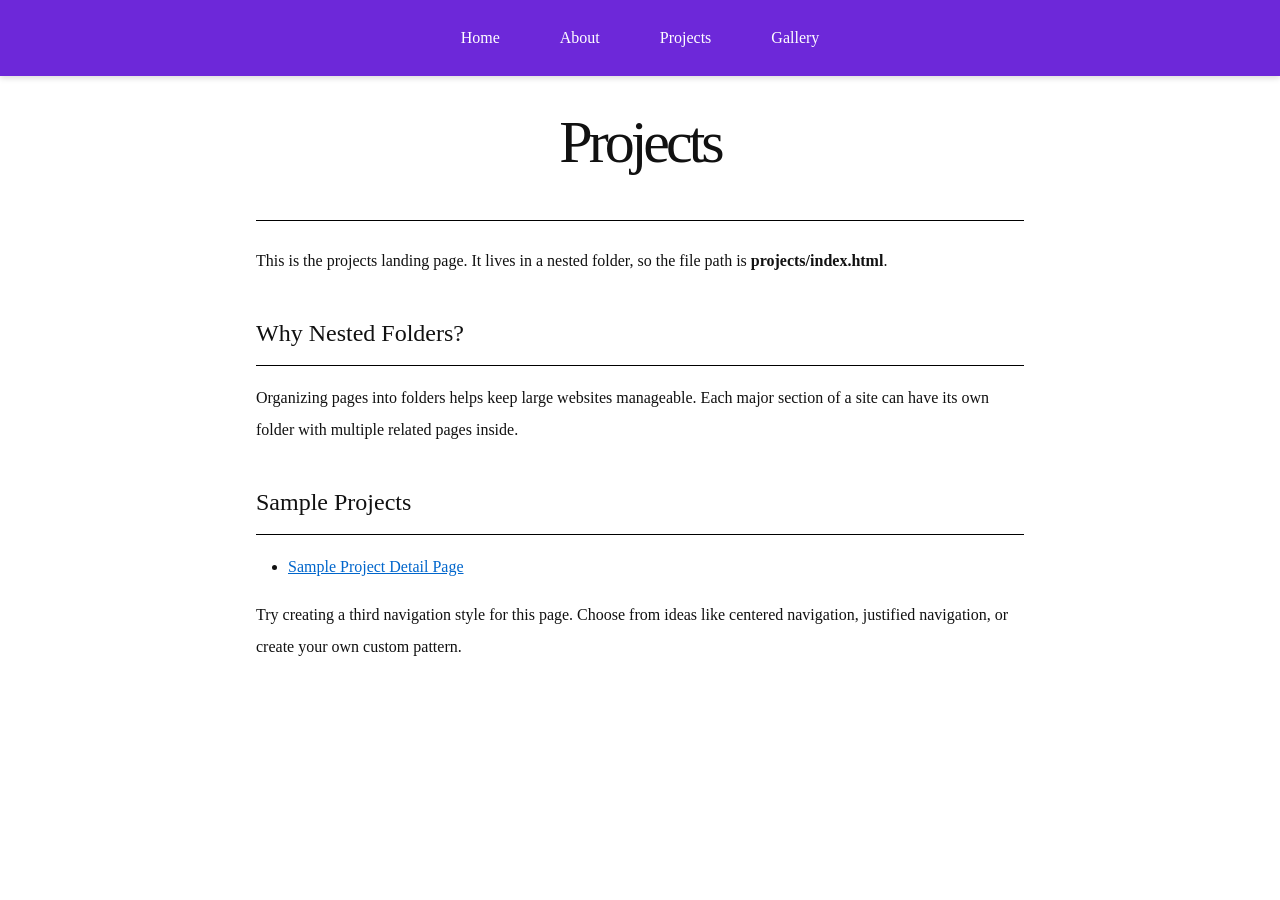
<file: week-06-exercise-01/projects/index.html>
<!DOCTYPE html>
<html lang="en">

<head>
  <meta charset="UTF-8">
  <meta name="viewport" content="width=device-width, initial-scale=1.0">
  <title>Navigation Lab - Projects</title>
  <link rel="stylesheet" href="../css/style.css">
</head>

<body>

  <nav class="nav-custom">
    <ul>
      <li><a href="../index.html">Home</a></li>
      <li><a href="../about.html">About</a></li>
      <li><a href="index.html">Projects</a></li>
      <li><a href="../gallery/index.html">Gallery</a></li>
    </ul>
  </nav>

  <main>
    <h1>Projects</h1>

    <p>This is the projects landing page. It lives in a nested folder, so the file path is
      <strong>projects/index.html</strong>.
    </p>

    <h2>Why Nested Folders?</h2>

    <p>Organizing pages into folders helps keep large websites manageable. Each major section of a site can have its own
      folder with multiple related pages inside.</p>

    <h2>Sample Projects</h2>

    <ul>
      <li><a href="project-detail.html">Sample Project Detail Page</a></li>
    </ul>

    <p>Try creating a third navigation style for this page. Choose from ideas like centered navigation, justified
      navigation, or create your own custom pattern.</p>
  </main>

</body>

</html>
</file>
<file: project-01/style.css>
:root {
    --bg: #ffffff;
    --panel: #f5f2fc;
    --text: #1b1720;
    --muted: #5c5566;
    --accent: #6d28d9;
    --accent-dark: #4c1d95;
    --pop: #ff5a1f;
    --border: #e6e1f0;
}

* {
    box-sizing: border-box;
}

body {
    margin: 0;
    font-family: "DM Sans", "Segoe UI", Arial, sans-serif;
    color: var(--text);
    background-color: var(--bg);
    line-height: 1.65;
}

h1,
h2,
h3 {
    font-family: "Space Grotesk", "Segoe UI", Arial, sans-serif;
    line-height: 1.15;
    margin: 0;
}

.container {
    width: 100%;
    max-width: 960px;
    margin: 0 auto;
}

/* Header */
.header {
    background-color: var(--accent);
    color: #ffffff;
    padding: 72px 24px 40px;
}

.name {
    font-size: 3.4rem;
    font-weight: 700;
    letter-spacing: -0.5px;
}

.role {
    margin: 8px 0 0;
    font-size: 1.15rem;
    color: rgba(255, 255, 255, 0.85);
}

.nav {
    margin-top: 28px;
    display: flex;
    flex-wrap: wrap;
    gap: 8px 28px;
}

.nav a {
    color: #ffffff;
    text-decoration: none;
    font-weight: 500;
    padding-bottom: 3px;
    border-bottom: 2px solid transparent;
    transition: border-color 0.2s ease;
}

.nav a:hover {
    border-bottom-color: var(--pop);
}

/* Section shells */
.section {
    padding: 64px 24px;
}

.section-panel {
    background-color: var(--panel);
}

.eyebrow {
    margin: 0 0 6px;
    font-family: "Space Grotesk", sans-serif;
    font-size: 0.8rem;
    letter-spacing: 2px;
    text-transform: uppercase;
    color: var(--accent);
}

h2 {
    font-size: 1.9rem;
    margin-bottom: 24px;
}

/* About */
.about p {
    max-width: 60ch;
    margin: 0 0 16px;
    color: var(--muted);
}

.about .intro {
    font-size: 1.25rem;
    color: var(--text);
}

.cta {
    display: inline-block;
    margin-top: 8px;
    padding: 12px 26px;
    background-color: var(--pop);
    color: #ffffff;
    font-weight: 600;
    text-decoration: none;
    border-radius: 6px;
    transition: background-color 0.15s ease, transform 0.15s ease;
}

.cta:hover {
    background-color: #e64a12;
    transform: translateY(-2px);
}

/* Skills */
.skills-grid {
    display: flex;
    flex-wrap: wrap;
    gap: 20px;
}

.skill-group {
    flex: 1 1 220px;
    padding: 24px;
    background-color: var(--bg);
    border: 1px solid var(--border);
    border-radius: 8px;
}

.skill-group h3 {
    margin-bottom: 12px;
    font-size: 1.1rem;
}

.skill-group ul {
    margin: 0;
    padding: 0;
    list-style: none;
}

.skill-group li {
    padding: 7px 0;
    color: var(--muted);
    border-bottom: 1px solid var(--border);
}

.skill-group li:last-child {
    border-bottom: none;
}

/* Projects */
.projects-grid {
    display: flex;
    flex-wrap: wrap;
    gap: 24px;
}

.project {
    display: flex;
    flex: 1 1 260px;
    flex-direction: column;
    background-color: var(--bg);
    border: 1px solid var(--border);
    border-radius: 8px;
    overflow: hidden;
}

.project-thumb {
    display: block;
    aspect-ratio: 3 / 2;
    background-color: var(--panel);
    overflow: hidden;
}

.project-thumb img {
    display: block;
    width: 100%;
    height: 100%;
    object-fit: cover;
    transition: transform 0.3s ease;
}

/* Interactive: the thumbnail image zooms slightly on card hover */
.project:hover .project-thumb img {
    transform: scale(1.05);
}

.project-info {
    padding: 20px;
}

.project-info h3 {
    margin-bottom: 8px;
    font-size: 1.15rem;
}

.project-info p {
    margin: 0 0 14px;
    color: var(--muted);
}

.project-link {
    color: var(--accent);
    font-weight: 600;
    text-decoration: none;
    transition: color 0.2s ease;
}

.project-link:hover {
    color: var(--pop);
}

/* Footer */
.footer {
    padding: 56px 24px;
    background-color: var(--text);
    color: #ffffff;
}

.footer h2 {
    margin-bottom: 12px;
    font-size: 1.5rem;
}

.footer p {
    margin: 0 0 8px;
    color: rgba(255, 255, 255, 0.75);
}

.footer a {
    color: var(--pop);
    text-decoration: none;
    border-bottom: 1px solid transparent;
    transition: border-color 0.2s ease;
}

.footer a:hover {
    border-bottom-color: var(--pop);
}

.footer .copyright {
    margin-top: 24px;
    font-size: 0.85rem;
    color: rgba(255, 255, 255, 0.5);
}

/* Responsive: stack the card rows and ease the header on small screens */
@media (max-width: 700px) {
    .header {
        padding: 48px 20px 32px;
    }

    .name {
        font-size: 2.3rem;
    }

    .section {
        padding: 44px 20px;
    }

    .skills-grid,
    .projects-grid {
        flex-direction: column;
    }
}
</file>
<file: project-02/style.css>
:root {
    --bg: #ffffff;
    --panel: #faf9fc;
    --text: #1b1720;
    --muted: #5c5566;
    --accent: #6d28d9;
    --accent-dark: #4c1d95;
    --pop: #ff5a1f;
    --border: #e9e5f0;
}

* {
    margin: 0;
    padding: 0;
    box-sizing: border-box;
}

html {
    scroll-behavior: smooth;
}

body {
    font-family: "DM Sans", "Segoe UI", Arial, sans-serif;
    font-size: 18px;
    line-height: 1.7;
    color: var(--text);
    background-color: var(--bg);
}

h1,
h2,
h3 {
    font-family: "Space Grotesk", "Segoe UI", Arial, sans-serif;
    line-height: 1.2;
    font-weight: 700;
}

a {
    color: var(--accent);
}

img {
    max-width: 100%;
    display: block;
}

.site-header {
    position: sticky;
    top: 0;
    z-index: 100;
    background-color: rgba(255, 255, 255, 0.9);
    backdrop-filter: blur(6px);
    border-bottom: 1px solid var(--border);
}

.site-header .bar {
    max-width: 1120px;
    margin: 0 auto;
    padding: 16px 24px;
    display: flex;
    align-items: center;
    justify-content: space-between;
    gap: 16px;
}

.brand {
    font-family: "Space Grotesk", sans-serif;
    font-size: 1.25rem;
    font-weight: 700;
    color: var(--text);
    text-decoration: none;
    letter-spacing: -0.01em;
}

.brand span {
    color: var(--accent);
}

.nav {
    display: flex;
    flex-wrap: wrap;
    gap: 8px 4px;
    list-style: none;
}

.nav a {
    display: inline-block;
    padding: 6px 14px;
    color: var(--muted);
    text-decoration: none;
    font-weight: 500;
    border-radius: 999px;
    transition: color 0.2s ease, background-color 0.2s ease;
}

.nav a:hover {
    color: var(--accent);
    background-color: var(--panel);
}

/* current-page indicator */
.nav a.active {
    color: var(--accent);
    background-color: #f1ebfb;
}


.wrap {
    max-width: 1120px;
    margin: 0 auto;
    padding: 48px 24px 72px;
}

.page-head {
    max-width: 720px;
    margin-bottom: 40px;
    padding-bottom: 24px;
    border-bottom: 1px solid var(--border);
}

.eyebrow {
    font-family: "Space Grotesk", sans-serif;
    font-size: 0.8rem;
    font-weight: 500;
    letter-spacing: 0.15em;
    text-transform: uppercase;
    color: var(--pop);
    margin-bottom: 12px;
}

.page-head h1 {
    font-size: 2.75rem;
    letter-spacing: -0.02em;
    margin-bottom: 12px;
}

.page-head p {
    color: var(--muted);
    font-size: 1.15rem;
}

.layout {
    display: flex;
    gap: 64px;
    align-items: flex-start;
}

.main-col {
    flex: 1 1 auto;
    min-width: 0;
    max-width: 720px;
}

.side-col {
    flex: 0 0 300px;
    position: sticky;
    top: 96px;
}

/* section rhythm inside the main column */
.main-col section {
    margin-bottom: 40px;
}

.main-col h2 {
    font-size: 1.5rem;
    margin-bottom: 16px;
}

.main-col h3 {
    font-size: 1.2rem;
    margin-bottom: 8px;
}

.main-col p {
    margin-bottom: 16px;
    color: #2a2530;
}

.lead {
    font-size: 1.2rem;
    color: var(--text);
}

/* Buttons */
.btn-row {
    display: flex;
    flex-wrap: wrap;
    gap: 12px;
    margin-top: 24px;
}

.btn {
    display: inline-block;
    padding: 12px 24px;
    font-family: "DM Sans", sans-serif;
    font-size: 1rem;
    font-weight: 600;
    text-decoration: none;
    border-radius: 8px;
    cursor: pointer;
    transition: transform 0.15s ease, background-color 0.15s ease, box-shadow 0.15s ease;
}

.btn-primary {
    background-color: var(--accent);
    color: #ffffff;
    border: 2px solid var(--accent);
}

.btn-primary:hover {
    background-color: var(--accent-dark);
    border-color: var(--accent-dark);
    transform: translateY(-2px);
    box-shadow: 0 8px 20px rgba(109, 40, 217, 0.25);
}

.btn-ghost {
    background-color: transparent;
    color: var(--accent);
    border: 2px solid var(--border);
}

.btn-ghost:hover {
    border-color: var(--accent);
    transform: translateY(-2px);
}

/* Entry list */
.entry {
    display: flex;
    gap: 24px;
    padding: 28px 0;
    border-bottom: 1px solid var(--border);
}

.entry:first-of-type {
    padding-top: 0;
}

.entry-body {
    flex: 1 1 auto;
    min-width: 0;
}

.entry-body h3 {
    font-size: 1.3rem;
    margin-bottom: 8px;
}

.entry-body p {
    color: var(--muted);
    margin-bottom: 12px;
}

.entry-thumb {
    flex: 0 0 150px;
    height: 110px;
    border-radius: 8px;
    overflow: hidden;
    border: 1px solid var(--border);
}

.entry-thumb img {
    width: 100%;
    height: 100%;
    object-fit: cover;
    transition: transform 0.4s ease;
}

.entry:hover .entry-thumb img {
    transform: scale(1.06);
}

.entry-link {
    font-weight: 600;
    color: var(--accent);
    text-decoration: none;
    transition: color 0.2s ease, padding-left 0.2s ease;
}

.entry-link:hover {
    color: var(--pop);
    padding-left: 4px;
}

.pills {
    display: flex;
    flex-wrap: wrap;
    gap: 8px;
    list-style: none;
    margin-top: 4px;
}

.pills li {
    font-size: 0.9rem;
    padding: 5px 14px;
    background-color: var(--panel);
    border: 1px solid var(--border);
    border-radius: 999px;
    color: var(--muted);
    transition: background-color 0.2s ease, color 0.2s ease, border-color 0.2s ease;
}

.pills li:hover {
    background-color: var(--accent);
    color: #ffffff;
    border-color: var(--accent);
}

.tags {
    margin-top: 6px;
}

/* small muted note used inside sidebar cards */
.note {
    color: var(--muted);
    font-size: 0.95rem;
    margin-bottom: 16px;
}


.card {
    background-color: var(--panel);
    border: 1px solid var(--border);
    border-radius: 12px;
    padding: 24px;
    margin-bottom: 24px;
}

.card h2 {
    font-size: 1.1rem;
    margin-bottom: 16px;
}

.card h3 {
    font-family: "Space Grotesk", sans-serif;
    font-size: 0.95rem;
    margin: 16px 0 8px;
}

.card h3:first-of-type {
    margin-top: 0;
}

.stat {
    display: flex;
    justify-content: space-between;
    gap: 12px;
    padding: 8px 0;
    border-bottom: 1px solid var(--border);
    font-size: 0.95rem;
}

.stat:last-child {
    border-bottom: none;
}

.stat span {
    color: var(--muted);
}

.stat strong {
    font-family: "Space Grotesk", sans-serif;
    color: var(--text);
    text-align: right;
}

.side-links {
    list-style: none;
}

.side-links li {
    padding: 8px 0;
    border-bottom: 1px solid var(--border);
}

.side-links li:last-child {
    border-bottom: none;
}

.side-links a {
    text-decoration: none;
    color: var(--text);
    font-weight: 500;
    transition: color 0.2s ease;
}

.side-links a:hover {
    color: var(--accent);
}

.form-field {
    margin-bottom: 20px;
}

.form-field label {
    display: block;
    font-weight: 600;
    margin-bottom: 6px;
    font-size: 0.95rem;
}

.form-field input,
.form-field textarea {
    width: 100%;
    padding: 12px 14px;
    font-family: "DM Sans", sans-serif;
    font-size: 1rem;
    color: var(--text);
    background-color: var(--bg);
    border: 1px solid var(--border);
    border-radius: 8px;
    transition: border-color 0.2s ease, box-shadow 0.2s ease;
}

.form-field input:focus,
.form-field textarea:focus {
    outline: none;
    border-color: var(--accent);
    box-shadow: 0 0 0 3px rgba(109, 40, 217, 0.15);
}

.form-field textarea {
    min-height: 140px;
    resize: vertical;
}

.site-footer {
    border-top: 1px solid var(--border);
    background-color: var(--panel);
}

.site-footer .bar {
    max-width: 1120px;
    margin: 0 auto;
    padding: 32px 24px;
    display: flex;
    flex-wrap: wrap;
    gap: 12px 32px;
    align-items: center;
    justify-content: space-between;
}

.site-footer p {
    color: var(--muted);
    font-size: 0.9rem;
}

.site-footer a {
    color: var(--accent);
    text-decoration: none;
    border-bottom: 1px solid transparent;
    transition: border-color 0.2s ease;
}

.site-footer a:hover {
    border-bottom-color: var(--accent);
}

@media (max-width: 900px) {
    .layout {
        flex-direction: column;
        gap: 48px;
    }

    .side-col {
        flex-basis: auto;
        width: 100%;
        position: static;
    }

    .page-head h1 {
        font-size: 2.25rem;
    }
}

@media (max-width: 560px) {
    body {
        font-size: 16px;
    }

    .site-header .bar {
        flex-direction: column;
        align-items: flex-start;
        gap: 10px;
    }

    .wrap {
        padding: 32px 18px 56px;
    }

    .page-head h1 {
        font-size: 1.9rem;
    }

    .entry {
        flex-direction: column-reverse;
        gap: 14px;
    }

    .entry-thumb {
        flex-basis: auto;
        width: 100%;
        height: 180px;
    }

    .btn {
        width: 100%;
        text-align: center;
    }
}
</file>
<file: week-03-exercise-01/style.css>
* {
    box-sizing: border-box;
}

body {
    font-family: "Helvetica Neue", Arial, sans-serif;
    background-color: #1e2a38;
    color: #f5f5f0;
    margin: 0;
    padding: 32px;
}

header {
    max-width: 600px;
    margin: 0 auto 24px auto;
    text-align: center;
}

nav a {
    color: cyan;
    text-decoration: underline;
}

.card {
    max-width: 600px;
    margin: 0 auto;
    padding: 32px;
    background-color: #f5f5f0;
    border: 4px solid cyan;
}

.card h1 {
    color: #1e2a38;
    font-size: 2rem;
    margin: 0 0 16px 0;
}

.card p {
    color: #333333;
    font-size: 1rem;
    margin: 0;
    line-height: 1.5;
}

footer {
    max-width: 600px;
    margin: 24px auto 0 auto;
    text-align: center;
    font-size: 0.875rem;
}
</file>
<file: week-04-exercise-01/style.css>
* {
    box-sizing: border-box;
}

html,
body {
    min-height: 100vh;
    margin: 0;
}

body {
    font-family: "Times New Roman", serif;
    line-height: 2;
    display: flex;
    flex-direction: column;
    align-items: center;
    padding: 32px 0;
}

header {
    max-width: 800px;
    width: 90%;
    margin-bottom: 24px;
    text-align: center;
}

footer {
    max-width: 800px;
    width: 90%;
    margin-top: 24px;
    text-align: center;
    font-size: 0.875rem;
}

main {
    max-width: 800px;
    width: 90%;
    padding: 16px;
    border: 1px solid rgba(0, 0, 0, 0.25);
}

h1 {
    font-weight: normal;
    font-size: 48px;
    line-height: 1em;
    margin-top: 48px;
    margin-bottom: 48px;
    text-align: center;
}

h2 {
    font-size: 24px;
    margin-top: 48px;
    margin-bottom: 16px;
    border-bottom: 1px solid rgba(0, 0, 0, 1);
    padding-bottom: 16px;
}

p {
    margin-bottom: 16px;
}

.screenshot-container {
    margin: 32px 0;
    padding: 16px;
    border: 1px solid rgba(0, 0, 0, 1);
    text-align: center;
}

.screenshot-container img {
    max-width: 100%;
    height: auto;
    display: block;
    margin: 0 auto;
    border: 1px solid rgba(0, 0, 0, 0.25);
}
</file>
<file: week-04-exercise-02/style.css>
* {
    box-sizing: border-box;
}

html,
body {
    min-height: 100vh;
    margin: 0;
}

body {
    font-family: "Helvetica Neue", Arial, sans-serif;
    line-height: 1.6;
    background-color: #14100e;
    color: #fef3e2;
    display: flex;
    flex-direction: column;
    align-items: center;
    padding: 32px 16px;
}

header {
    max-width: 1200px;
    width: 100%;
    margin-bottom: 24px;
}

nav a {
    color: #ff7a1a;
    text-decoration: underline;
    font-weight: bold;
    letter-spacing: 0.05em;
    text-transform: uppercase;
    font-size: 0.875rem;
}

main {
    max-width: 1200px;
    width: 100%;
    padding: 24px;
    background-color: #1e1815;
    border: 2px solid #ff7a1a;
}

h1 {
    font-family: Impact, "Arial Black", sans-serif;
    font-weight: normal;
    font-size: 64px;
    line-height: 1em;
    margin-top: 32px;
    margin-bottom: 24px;
    text-align: center;
    color: #ff4c1a;
    letter-spacing: 0.02em;
    text-transform: uppercase;
}

main>p {
    margin-bottom: 32px;
    text-align: center;
    max-width: 800px;
    margin-left: auto;
    margin-right: auto;
    font-size: 1.0625rem;
    color: #fef3e2;
}

.collection-grid {
    display: flex;
    flex-wrap: wrap;
    gap: 24px;
    margin: 48px 0;
}

.collection-card {
    flex-grow: 1;
    flex-shrink: 1;
    flex-basis: 300px;
    background-color: #fef3e2;
    border: 2px solid #ff7a1a;
    padding: 20px;
    color: #1a1a1a;
}

.collection-card img {
    width: 100%;
    height: auto;
    display: block;
    border: 1px solid rgba(0, 0, 0, 0.15);
    margin-bottom: 16px;
    background-color: #ffffff;
}

.collection-card h2 {
    font-family: Impact, "Arial Black", sans-serif;
    font-size: 28px;
    font-weight: normal;
    margin-top: 0;
    margin-bottom: 8px;
    line-height: 1.15;
    color: #c62200;
    text-transform: uppercase;
    letter-spacing: 0.02em;
}

.collection-card .details {
    font-size: 13px;
    color: #7a2a0e;
    margin-bottom: 16px;
    font-style: italic;
    letter-spacing: 0.03em;
    text-transform: uppercase;
}

.collection-card .description {
    font-size: 15px;
    margin-bottom: 0;
    line-height: 1.6;
    color: #2a1a10;
}

footer {
    max-width: 1200px;
    width: 100%;
    margin-top: 24px;
    text-align: center;
    font-size: 0.875rem;
    color: #fef3e2;
    opacity: 0.7;
}

@media (width >= 480px) {
    .collection-card {
        flex-basis: 45%;
    }
}

@media (width >= 1024px) {
    .collection-card {
        flex-basis: 30%;
    }
}
</file>
<file: week-05-exercise-01/style.css>
* {
    margin: 0;
    padding: 0;
    box-sizing: border-box;
}

body {
    font-family: "Times New Roman", serif;
    line-height: 2;
    background-color: #fafafa;
    color: #1F2937;
    padding: 32px 16px;
}

header {
    max-width: 800px;
    margin: 0 auto 24px auto;
    text-align: center;
}

nav a {
    color: #0066CC;
    text-decoration: underline;
}

.container {
    max-width: 800px;
    margin: 0 auto;
    display: flex;
    flex-direction: column;
    gap: 48px;
}

h1 {
    font-size: 48px;
    line-height: 1em;
    font-weight: normal;
    text-align: center;
    margin-bottom: 16px;
}

.subtitle {
    text-align: center;
    font-size: 16px;
    color: #6B7280;
    margin-bottom: 32px;
}

h2 {
    font-size: 24px;
    font-weight: normal;
    border-bottom: 1px solid rgba(0, 0, 0, 1);
    padding-bottom: 8px;
    margin-bottom: 16px;
}

.button-section {
    padding: 32px;
    background-color: #ffffff;
    border: 1px solid rgba(0, 0, 0, 0.25);
}

.button-section p {
    font-size: 16px;
    margin-bottom: 24px;
}

button {
    font-family: "Times New Roman", serif;
    font-size: 16px;
    cursor: pointer;
    border-radius: 0;
}

.button-01 {
    background-color: #0066CC;
    color: #ffffff;
    padding: 16px 32px;
    border: 2px solid #0066CC;
    transition: background-color 0.3s ease, color 0.3s ease, border-color 0.3s ease;
}

.button-01:hover {
    background-color: #ffffff;
    color: #0066CC;
    border-color: #0066CC;
}

.button-02 {
    background-color: #0e6027;
    color: #ffffff;
    padding: 16px 32px;
    border: 2px solid #0e6027;
    transition: transform 0.3s ease, box-shadow 0.3s ease;
}

.button-02:hover {
    transform: translateY(-4px);
    box-shadow: 0 8px 16px rgba(0, 0, 0, 0.2);
}

.button-03 {
    background-color: #7c3aed;
    color: #ffffff;
    padding: 16px 32px;
    border: 2px solid #7c3aed;
    transition: transform 0.3s ease-in-out, box-shadow 0.3s ease-in-out;
}

.button-03:hover {
    transform: scale(1.08);
    box-shadow: 0 0 20px rgba(124, 58, 237, 0.6);
}

.button-04 {
    background-color: #1f2937;
    color: #ffffff;
    padding: 16px 32px;
    border: 2px solid #1f2937;
    transition: transform 0.3s ease, background-color 0.3s ease;
}

.button-04:hover {
    transform: skewX(-8deg);
    background-color: #b45309;
    border-color: #b45309;
}

.button-05 {
    background-color: #dc2626;
    color: #ffffff;
    padding: 16px 32px;
    border: 2px solid #dc2626;
    transition: border-radius 0.4s ease, padding 0.4s ease, background-color 0.4s ease;
}

.button-05:hover {
    border-radius: 999px;
    padding: 16px 48px;
    background-color: #991b1b;
}

.button-06 {
    background-color: #0f766e;
    color: #ffffff;
    padding: 16px 32px;
    border: 2px solid #0f766e;
    letter-spacing: normal;
    transition: letter-spacing 0.3s ease, background-color 0.3s ease;
}

.button-06:hover {
    letter-spacing: 0.5em;
    background-color: #042f2c;
}

footer {
    max-width: 800px;
    margin: 24px auto 0 auto;
    text-align: center;
    font-size: 0.875rem;
}
</file>
<file: week-06-exercise-01/css/style.css>
* {
  margin: 0;
  padding: 0;
  box-sizing: border-box;
}

body {
  font-family: "Times New Roman", serif;
  font-size: 16px;
  line-height: 2;
  color: #111111;
  background-color: #ffffff;
  display: flex;
  justify-content: center;
  align-items: flex-start;
  min-height: 100vh;
  padding: 32px 0;
}

main {
  max-width: 800px;
  width: 100%;
  padding: 0 16px;
}

h1 {
  font-size: 3.75rem;
  font-weight: normal;
  line-height: 1em;
  letter-spacing: -0.25rem;
  text-align: center;
  margin-bottom: 24px;
  padding-bottom: 48px;
  border-bottom: 1px solid rgba(0, 0, 0, 1);
}

h2 {
  font-size: 24px;
  font-weight: normal;
  margin-top: 32px;
  margin-bottom: 16px;
  padding-bottom: 8px;
  border-bottom: 1px solid rgba(0, 0, 0, 1);
}

p {
  margin-bottom: 16px;
}

ul {
  margin-left: 32px;
  margin-bottom: 16px;
}

li {
  margin-bottom: 8px;
}

a {
  color: #0066CC;
  text-decoration: underline;
}

a:hover {
  color: #004499;
}

code {
  font-family: monospace;
  background-color: #f5f5f5;
  padding: 2px 6px;
  border: 1px solid rgba(0, 0, 0, 0.25);
}

.nav-simple {
  position: fixed;
  left: 32px;
  top: 32px;
  width: 200px;
}

.nav-simple ul {
  list-style: none;
  margin: 0;
  padding: 0;
}

.nav-simple li {
  margin-bottom: 8px;
}

.nav-simple a {
  display: block;
  padding: 8px 16px;
  color: #6d28d9;
  text-decoration: none;
  background-color: #f5f2fc;
  border: 1px solid rgba(0, 0, 0, 0.15);
  border-left: 4px solid #ff5a1f;
  transition: background-color 0.3s ease, color 0.3s ease;
}

.nav-simple a:hover {
  background-color: #6d28d9;
  color: #ffffff;
}

.nav-simple+main {
  margin-left: 232px;
}

.nav-horizontal {
  position: fixed;
  top: 0;
  left: 0;
  right: 0;
  background-color: #1b1720;
  padding: 0 32px;
  box-shadow: 0 2px 4px rgba(0, 0, 0, 0.1);
  z-index: 1000;
}

.nav-horizontal ul {
  list-style: none;
  margin: 0;
  padding: 0;
  display: flex;
  gap: 32px;
}

.nav-horizontal li {
  margin-bottom: 0;
}

.nav-horizontal a {
  display: block;
  padding: 16px 0;
  color: #ffffff;
  text-decoration: none;
  transition: color 0.3s ease;
}

.nav-horizontal a:hover {
  color: #ff5a1f;
}

.nav-horizontal+main {
  margin-top: 80px;
}

/* Third pattern: centered pill bar with a bold accent background */
.nav-custom {
  position: fixed;
  top: 0;
  left: 0;
  right: 0;
  background-color: #6d28d9;
  padding: 12px 32px;
  box-shadow: 0 2px 6px rgba(0, 0, 0, 0.15);
  z-index: 1000;
}

.nav-custom ul {
  list-style: none;
  margin: 0;
  padding: 0;
  display: flex;
  justify-content: center;
  gap: 16px;
}

.nav-custom li {
  margin-bottom: 0;
}

.nav-custom a {
  display: block;
  padding: 8px 20px;
  color: #ffffff;
  text-decoration: none;
  border: 2px solid transparent;
  border-radius: 999px;
  transition: background-color 0.3s ease, color 0.3s ease;
}

.nav-custom a:hover {
  background-color: #ffffff;
  color: #6d28d9;
}

.nav-custom+main {
  margin-top: 80px;
}

@media (width >=480px) {}

@media (width >=1024px) {}
</file>
